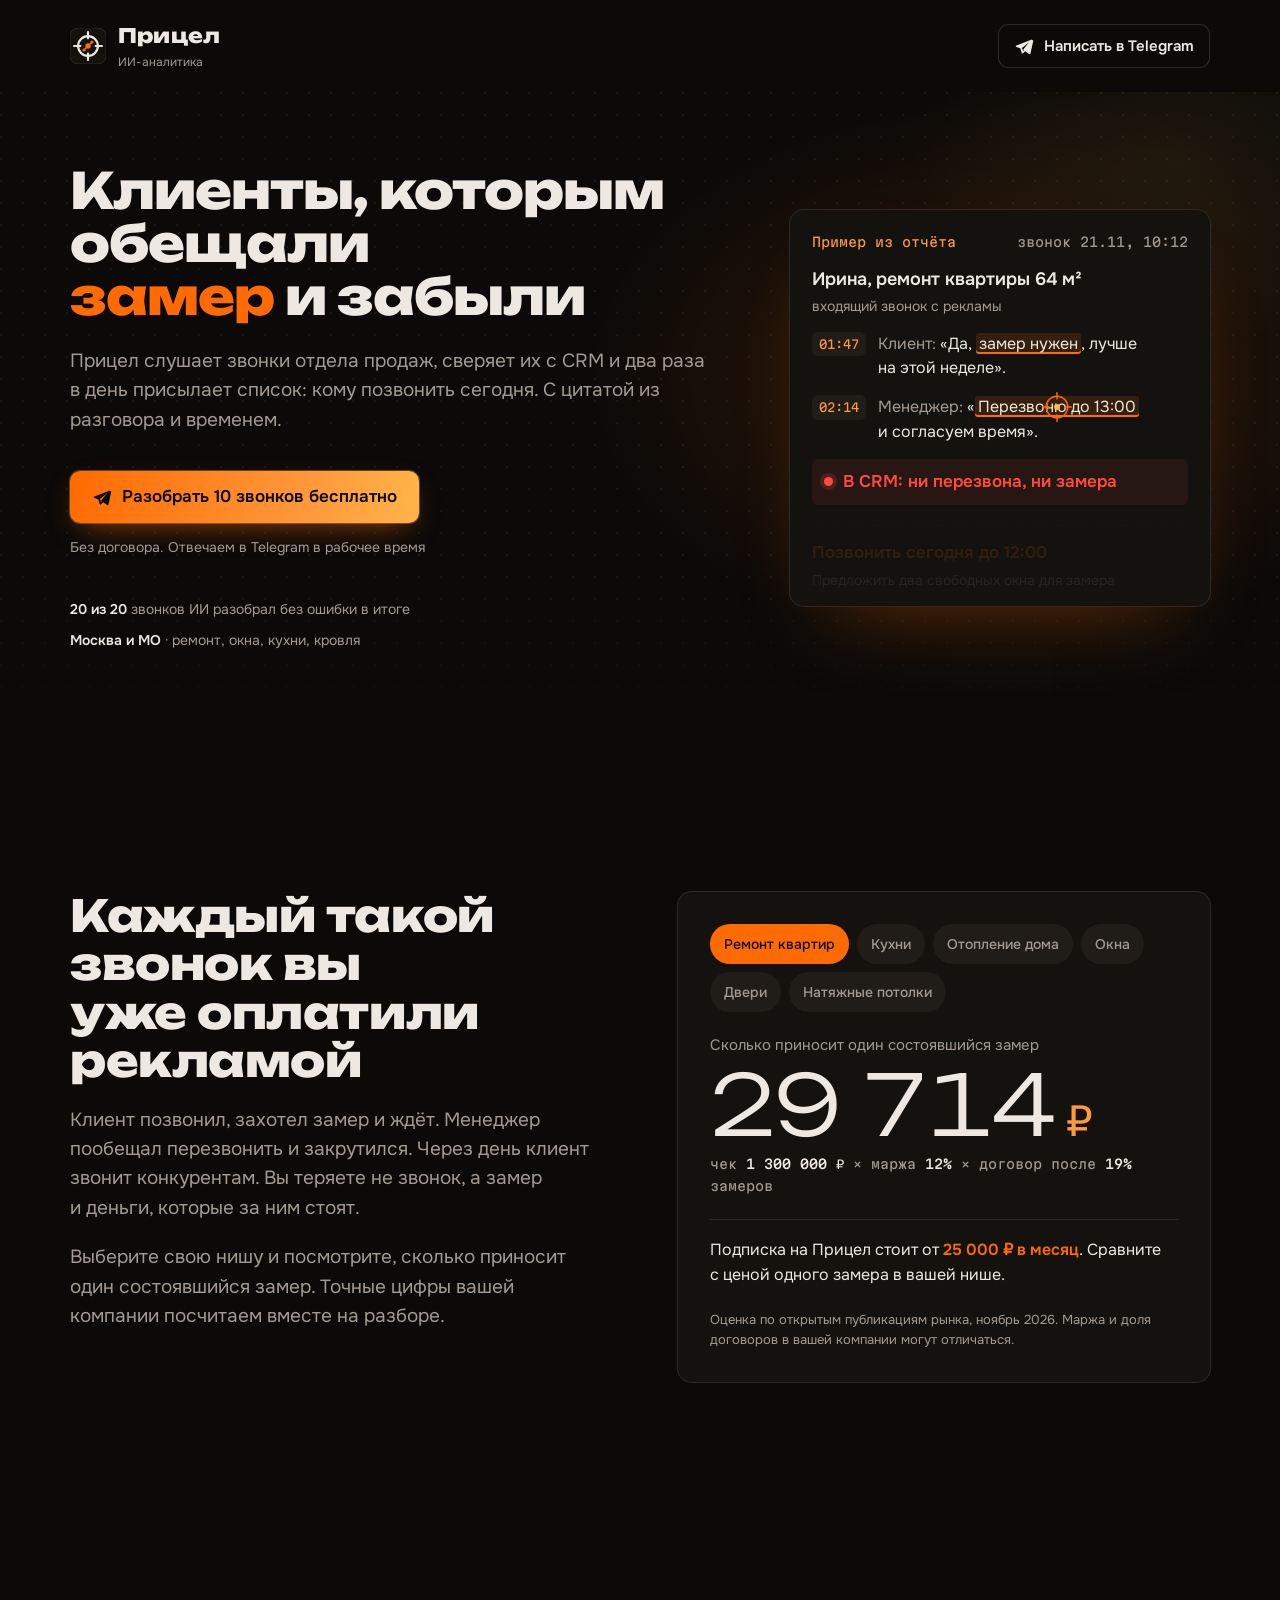
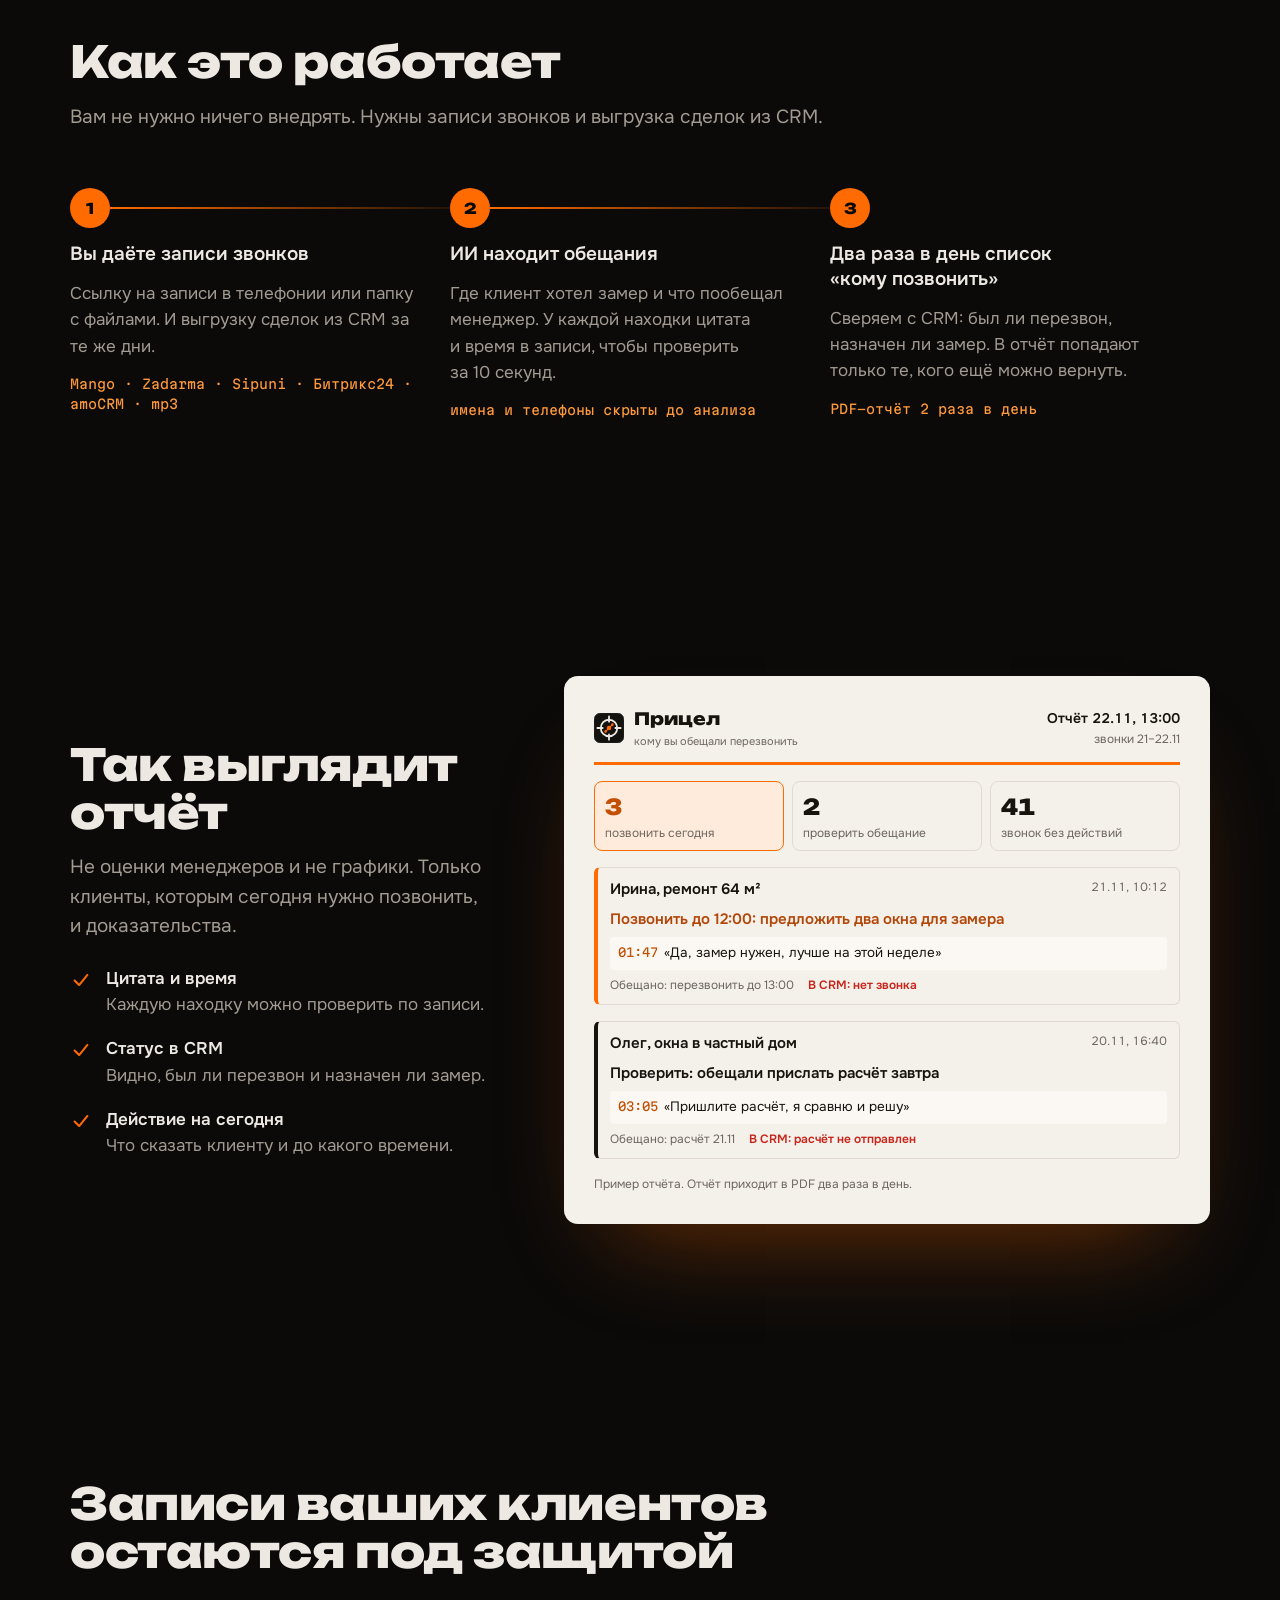
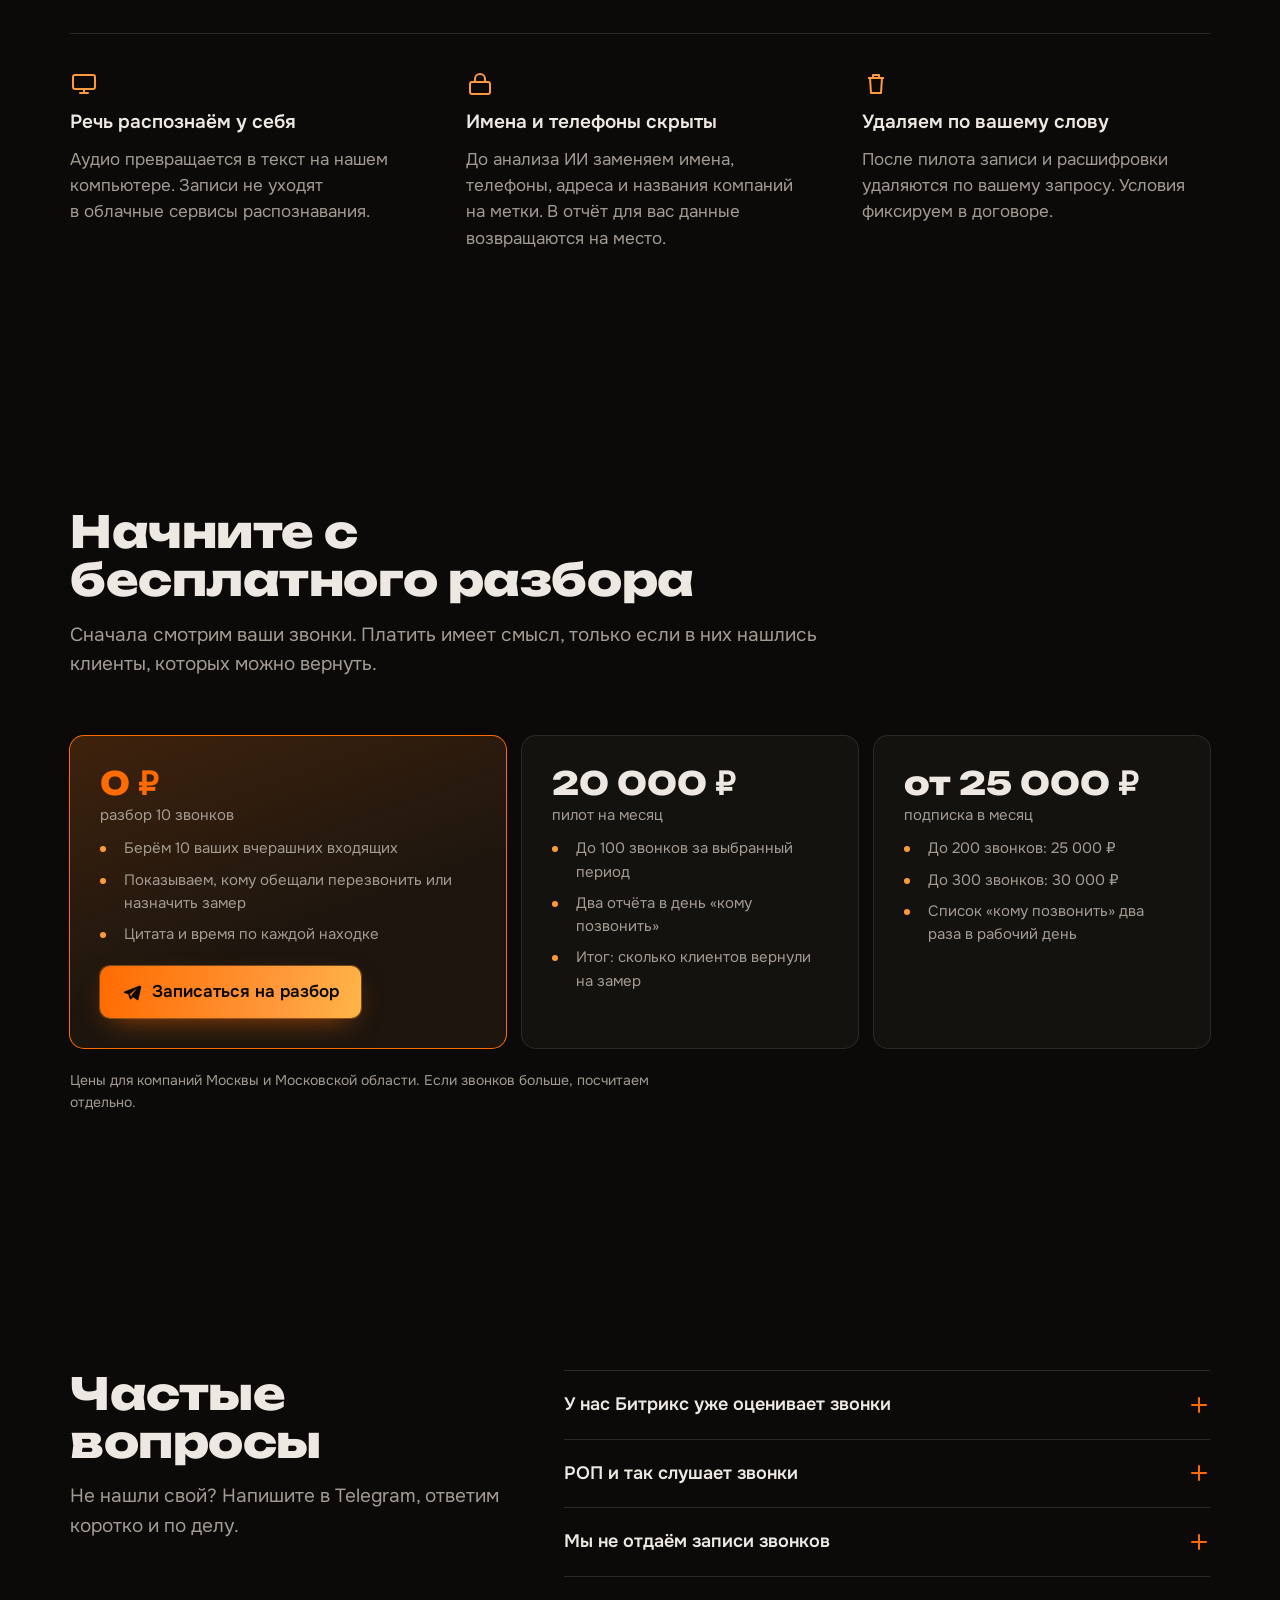
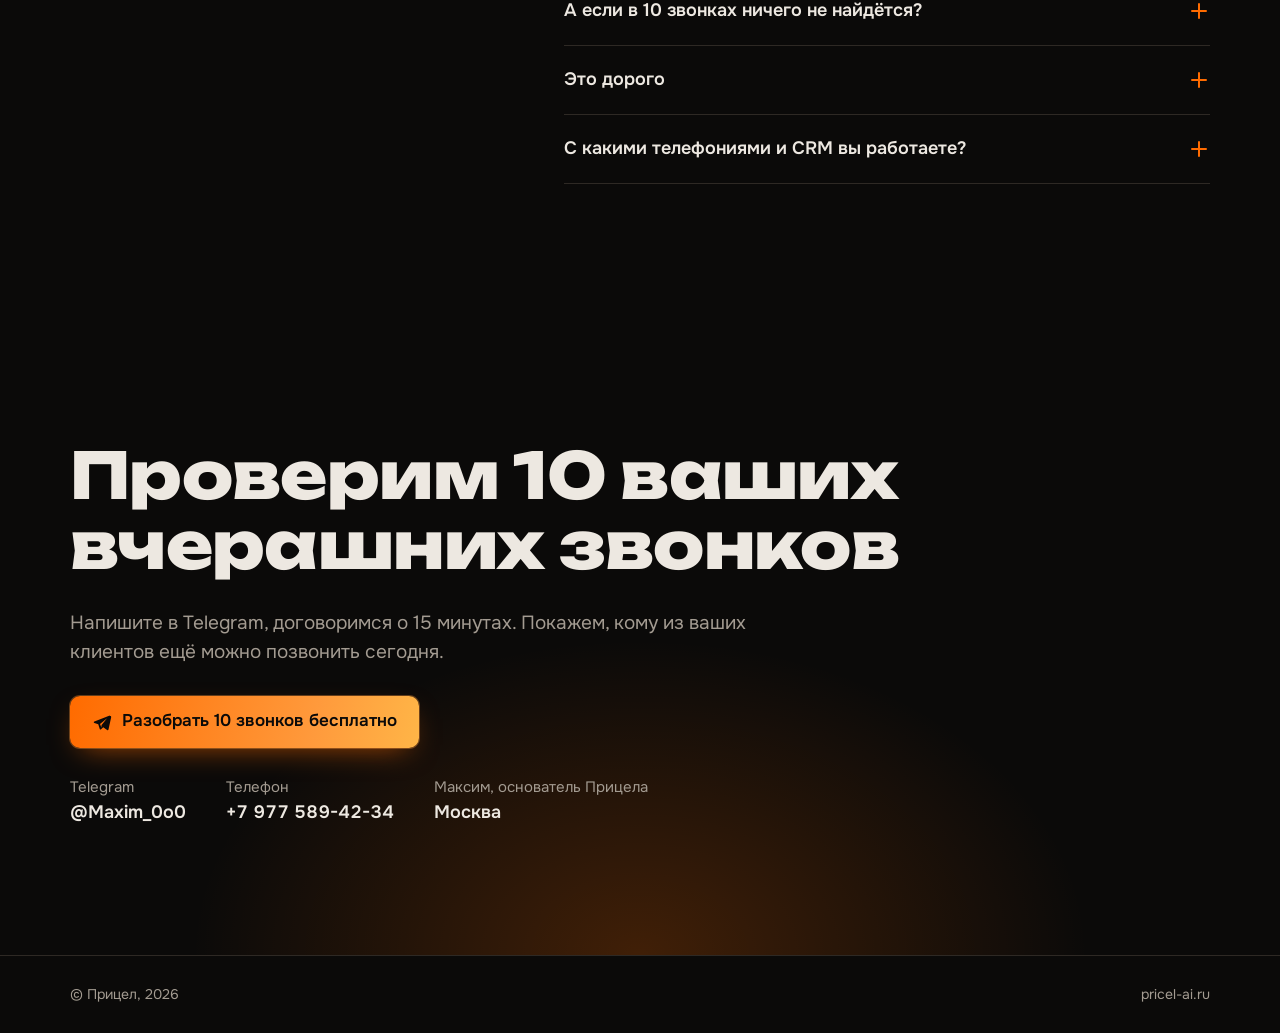
<file: docs/index.html>
<!doctype html>
<html lang="ru">
<head>
<meta charset="utf-8">
<meta name="viewport" content="width=device-width, initial-scale=1, viewport-fit=cover">
<title>Прицел — кому вы обещали перезвонить</title>
<meta name="description" content="ИИ разбирает звонки отдела продаж, сверяет с CRM и два раза в день присылает список клиентов, которым обещали замер или перезвон. Первый разбор 10 звонков бесплатно.">
<link rel="canonical" href="https://pricel-ai.ru/">
<meta name="theme-color" content="#0B0A09">
<meta property="og:type" content="website">
<meta property="og:locale" content="ru_RU">
<meta property="og:site_name" content="Прицел">
<meta property="og:title" content="Прицел — клиенты, которым обещали замер и забыли">
<meta property="og:description" content="Два раза в день список: кому позвонить сегодня. С цитатой из разговора и временем. Разбор 10 звонков бесплатно.">
<meta property="og:url" content="https://pricel-ai.ru/">
<meta property="og:image" content="https://pricel-ai.ru/og-image.png">
<meta property="og:image:width" content="1200">
<meta property="og:image:height" content="630">
<meta name="twitter:card" content="summary_large_image">
<link rel="icon" href="favicon.svg" type="image/svg+xml">
<link rel="preload" href="assets/fonts/unbounded-cyrillic-800-normal.woff2" as="font" type="font/woff2" crossorigin>
<link rel="preload" href="assets/fonts/onest-cyrillic-400-normal.woff2" as="font" type="font/woff2" crossorigin>
<link rel="stylesheet" href="assets/css/site.css">
</head>
<body>
<a class="skip" href="#main">Перейти к содержанию</a>

<svg width="0" height="0" style="position:absolute" aria-hidden="true">
  <defs>
    <symbol id="mark" viewBox="0 0 40 40">
      <rect width="40" height="40" rx="9" fill="#14120F" stroke="#2E2924"/>
      <circle cx="20" cy="20" r="11" fill="none" stroke="#EDE8E1" stroke-width="2.4"/>
      <path d="M20 4.5v7M20 28.5v7M4.5 20h7M28.5 20h7" fill="none" stroke="#EDE8E1" stroke-width="2.4" stroke-linecap="round"/>
      <path d="M20 20l4.5-4.5M20 20l-4.5 4.5" fill="none" stroke="#FF6B00" stroke-width="1.6" stroke-linecap="round"/>
      <circle cx="24.5" cy="15.5" r="1.7" fill="#FF6B00"/>
      <circle cx="15.5" cy="24.5" r="1.7" fill="#FF6B00"/>
      <circle cx="20" cy="20" r="3" fill="#FF6B00"/>
    </symbol>
    <symbol id="i-tg" viewBox="0 0 24 24"><path d="M21.4 4.3 2.9 11.4c-1 .4-1 1.6 0 1.9l4.6 1.5 1.8 5.5c.2.7 1.1.9 1.6.4l2.6-2.5 4.6 3.4c.6.5 1.5.1 1.7-.6l3.2-14.8c.2-.9-.7-1.7-1.6-1.3ZM9.6 14.4l8.5-6.9-6.6 8.2-.3 3-1.6-4.3Z" fill="currentColor"/></symbol>
    <symbol id="i-check" viewBox="0 0 24 24"><path d="M5 12.5 10 17.5 19 6.5" fill="none" stroke="currentColor" stroke-width="2.2" stroke-linecap="round" stroke-linejoin="round"/></symbol>
  </defs>
</svg>

<header class="top">
  <div class="wrap">
    <a class="logo" href="#" aria-label="Прицел, на главную">
      <svg aria-hidden="true"><use href="#mark"/></svg>
      <div><b>Прицел</b><span>ИИ-аналитика</span></div>
    </a>
    <a class="btn btn-ghost" href="https://t.me/Maxim_0o0" target="_blank" rel="noopener">
      <svg aria-hidden="true"><use href="#i-tg"/></svg><span>Написать в Telegram</span>
    </a>
  </div>
</header>

<main id="main">

  <!-- 1. Первый экран -->
  <section class="hero" aria-labelledby="h1">
    <div class="wrap">
      <div>
        <h1 id="h1">Клиенты, которым обещали <em>замер</em> и&nbsp;забыли</h1>
        <p class="lead">Прицел слушает звонки отдела продаж, сверяет их с&nbsp;CRM и&nbsp;два раза в&nbsp;день присылает список: кому позвонить сегодня. С&nbsp;цитатой из разговора и&nbsp;временем.</p>
        <div class="hero-cta">
          <a class="btn btn-main" href="https://t.me/Maxim_0o0" target="_blank" rel="noopener">
            <svg aria-hidden="true"><use href="#i-tg"/></svg>Разобрать 10 звонков бесплатно
          </a>
          <span class="hero-note">Без договора. Отвечаем в Telegram в рабочее время</span>
        </div>
        <div class="proof">
          <span><b>20 из 20</b> звонков ИИ разобрал без ошибки в итоге</span>
          <span><b>Москва и МО</b> · ремонт, окна, кухни, кровля</span>
        </div>
      </div>

      <div class="live" id="live">
        <div class="live-card" aria-label="Пример строки из отчёта">
          <div class="live-meta mono step"><span class="tag">Пример из отчёта</span><span class="num">звонок 21.11, 10:12</span></div>
          <div class="live-who step">Ирина, ремонт квартиры 64&nbsp;м²<small>входящий звонок с рекламы</small></div>
          <div class="utt step"><span class="tc num">01:47</span><p><span class="role">Клиент:</span> «Да, <span class="hl" data-hl>замер нужен</span>, лучше на&nbsp;этой неделе».</p></div>
          <div class="utt step"><span class="tc num">02:14</span><p><span class="role">Менеджер:</span> «<span class="hl" data-hl id="promise">Перезвоню до&nbsp;13:00</span> и&nbsp;согласуем время».</p></div>
          <div class="crm step">В CRM: ни перезвона, ни замера</div>
          <div class="todo step"><b>Позвонить сегодня до 12:00</b><span>Предложить два свободных окна для замера</span></div>
          <button class="replay" type="button" id="replay" hidden>Повторить</button>
          <svg class="reticle" id="reticle" viewBox="0 0 44 44" aria-hidden="true">
            <g class="ring"><circle cx="22" cy="22" r="15" fill="none" stroke="#FF6B00" stroke-width="2"/>
            <path d="M22 2v9M22 33v9M2 22h9M33 22h9" stroke="#FF6B00" stroke-width="2" stroke-linecap="round"/></g>
            <circle cx="22" cy="22" r="3" fill="#FFB547"/>
          </svg>
        </div>
      </div>
    </div>
  </section>

  <!-- 2. Цена одного забытого клиента -->
  <section class="cost" id="cost" aria-labelledby="cost-h">
    <div class="wrap">
      <div class="cost-copy">
        <h2 id="cost-h">Каждый такой звонок вы уже оплатили рекламой</h2>
        <p class="lead">Клиент позвонил, захотел замер и&nbsp;ждёт. Менеджер пообещал перезвонить и&nbsp;закрутился. Через день клиент звонит конкурентам. Вы теряете не звонок, а&nbsp;замер и&nbsp;деньги, которые за ним стоят.</p>
        <p class="lead">Выберите свою нишу и&nbsp;посмотрите, сколько приносит один состоявшийся замер. Точные цифры вашей компании посчитаем вместе на&nbsp;разборе.</p>
      </div>
      <div class="cost-panel">
        <div class="seg" role="group" aria-label="Ниша">
          <button type="button" aria-pressed="true" data-v="29714" data-f="чек <b>1&nbsp;300&nbsp;000&nbsp;₽</b> × маржа <b>12%</b> × договор после <b>19%</b> замеров">Ремонт квартир</button>
          <button type="button" aria-pressed="false" data-v="20811" data-f="чек <b>290&nbsp;000&nbsp;₽</b> × маржа <b>30%</b> × договор после <b>24%</b> замеров">Кухни</button>
          <button type="button" aria-pressed="false" data-v="17500" data-f="чек <b>350&nbsp;000&nbsp;₽</b> × маржа <b>20%</b> × договор после <b>25%</b> замеров">Отопление дома</button>
          <button type="button" aria-pressed="false" data-v="9000" data-f="чек <b>90&nbsp;000&nbsp;₽</b> × маржа <b>25%</b> × договор после <b>40%</b> замеров">Окна</button>
          <button type="button" aria-pressed="false" data-v="7500" data-f="чек <b>75&nbsp;000&nbsp;₽</b> × маржа <b>25%</b> × договор после <b>40%</b> замеров">Двери</button>
          <button type="button" aria-pressed="false" data-v="5400" data-f="чек <b>45&nbsp;000&nbsp;₽</b> × маржа <b>30%</b> × договор после <b>40%</b> замеров">Натяжные потолки</button>
        </div>
        <div class="value">
          <span class="value-label">Сколько приносит один состоявшийся замер</span>
          <div class="value-num num" aria-live="polite"><span class="roll" id="roll" data-value="29714">29 714</span><span class="rub">₽</span></div>
          <p class="formula mono" id="formula">чек <b>1&nbsp;300&nbsp;000&nbsp;₽</b> × маржа <b>12%</b> × договор после <b>19%</b> замеров</p>
        </div>
        <p class="compare">Подписка на Прицел стоит от&nbsp;<b>25&nbsp;000&nbsp;₽ в&nbsp;месяц</b>. Сравните с&nbsp;ценой одного замера в&nbsp;вашей нише.</p>
        <p class="footnote">Оценка по открытым публикациям рынка, ноябрь 2026. Маржа и&nbsp;доля договоров в&nbsp;вашей компании могут отличаться.</p>
      </div>
    </div>
  </section>

  <!-- 3. Как это работает -->
  <section class="how" id="how" aria-labelledby="how-h">
    <div class="wrap">
      <div class="sec-head">
        <h2 id="how-h">Как это работает</h2>
        <p class="lead">Вам не нужно ничего внедрять. Нужны записи звонков и&nbsp;выгрузка сделок из&nbsp;CRM.</p>
      </div>
      <ol class="steps">
        <li>
          <span class="n">1</span>
          <h3>Вы даёте записи звонков</h3>
          <p>Ссылку на&nbsp;записи в&nbsp;телефонии или папку с&nbsp;файлами. И&nbsp;выгрузку сделок из CRM за те же дни.</p>
          <span class="mono">Mango · Zadarma · Sipuni · Битрикс24 · amoCRM · mp3</span>
        </li>
        <li>
          <span class="n">2</span>
          <h3>ИИ находит обещания</h3>
          <p>Где клиент хотел замер и&nbsp;что пообещал менеджер. У&nbsp;каждой находки цитата и&nbsp;время в&nbsp;записи, чтобы проверить за&nbsp;10&nbsp;секунд.</p>
          <span class="mono">имена и телефоны скрыты до анализа</span>
        </li>
        <li>
          <span class="n">3</span>
          <h3>Два раза в день список «кому позвонить»</h3>
          <p>Сверяем с&nbsp;CRM: был ли перезвон, назначен ли замер. В&nbsp;отчёт попадают только те, кого ещё можно вернуть.</p>
          <span class="mono">PDF-отчёт 2 раза в день</span>
        </li>
      </ol>
    </div>
  </section>

  <!-- 4. Пример отчёта -->
  <section class="sample" id="sample" aria-labelledby="sample-h">
    <div class="wrap">
      <div class="sec-head" style="margin-bottom:0">
        <h2 id="sample-h">Так выглядит отчёт</h2>
        <p class="lead">Не оценки менеджеров и&nbsp;не&nbsp;графики. Только клиенты, которым сегодня нужно позвонить, и&nbsp;доказательства.</p>
        <div class="sample-points">
          <div><svg aria-hidden="true"><use href="#i-check"/></svg><p><b>Цитата и время</b>Каждую находку можно проверить по&nbsp;записи.</p></div>
          <div><svg aria-hidden="true"><use href="#i-check"/></svg><p><b>Статус в CRM</b>Видно, был ли перезвон и&nbsp;назначен ли замер.</p></div>
          <div><svg aria-hidden="true"><use href="#i-check"/></svg><p><b>Действие на сегодня</b>Что сказать клиенту и&nbsp;до какого времени.</p></div>
        </div>
      </div>
      <div class="sheet" aria-label="Пример отчёта">
        <div class="sheet-head">
          <div class="sheet-brand"><svg aria-hidden="true"><use href="#mark"/></svg><div><b>Прицел</b><span>кому вы обещали перезвонить</span></div></div>
          <div class="sheet-date"><b class="num">Отчёт 22.11, 13:00</b>звонки 21–22.11</div>
        </div>
        <div class="sheet-stats">
          <div class="hot"><b class="num">3</b>позвонить сегодня</div>
          <div><b class="num">2</b>проверить обещание</div>
          <div><b class="num">41</b>звонок без действий</div>
        </div>
        <div class="s-card">
          <div class="s-row"><b>Ирина, ремонт 64 м²</b><span class="num">21.11, 10:12</span></div>
          <div class="s-act">Позвонить до 12:00: предложить два окна для замера</div>
          <div class="s-quote"><span class="tc num">01:47</span>«Да, замер нужен, лучше на этой неделе»</div>
          <div class="s-facts"><span>Обещано: перезвонить до 13:00</span><span class="warn">В CRM: нет звонка</span></div>
        </div>
        <div class="s-card promise">
          <div class="s-row"><b>Олег, окна в частный дом</b><span class="num">20.11, 16:40</span></div>
          <div class="s-act">Проверить: обещали прислать расчёт завтра</div>
          <div class="s-quote"><span class="tc num">03:05</span>«Пришлите расчёт, я сравню и решу»</div>
          <div class="s-facts"><span>Обещано: расчёт 21.11</span><span class="warn">В CRM: расчёт не отправлен</span></div>
        </div>
        <p class="sheet-note">Пример отчёта. Отчёт приходит в PDF два раза в день.</p>
      </div>
    </div>
  </section>

  <!-- 5. Данные -->
  <section class="data" id="data" aria-labelledby="data-h">
    <div class="wrap">
      <div class="sec-head">
        <h2 id="data-h">Записи ваших клиентов остаются под защитой</h2>
      </div>
      <div class="data-grid">
        <div>
          <svg viewBox="0 0 28 28" aria-hidden="true"><rect x="3" y="5" width="22" height="14" rx="2" fill="none" stroke="currentColor" stroke-width="2"/><path d="M10 23h8M14 19v4" stroke="currentColor" stroke-width="2" stroke-linecap="round"/></svg>
          <h3>Речь распознаём у себя</h3>
          <p>Аудио превращается в&nbsp;текст на&nbsp;нашем компьютере. Записи не&nbsp;уходят в&nbsp;облачные сервисы распознавания.</p>
        </div>
        <div>
          <svg viewBox="0 0 28 28" aria-hidden="true"><rect x="4" y="12" width="20" height="12" rx="2" fill="none" stroke="currentColor" stroke-width="2"/><path d="M9 12V9a5 5 0 0 1 10 0v3" fill="none" stroke="currentColor" stroke-width="2"/></svg>
          <h3>Имена и телефоны скрыты</h3>
          <p>До анализа ИИ заменяем имена, телефоны, адреса и&nbsp;названия компаний на&nbsp;метки. В&nbsp;отчёт для вас данные возвращаются на&nbsp;место.</p>
        </div>
        <div>
          <svg viewBox="0 0 28 28" aria-hidden="true"><path d="M6 8h16M11 8V5h6v3M8 8l1 15h10l1-15" fill="none" stroke="currentColor" stroke-width="2" stroke-linejoin="round"/></svg>
          <h3>Удаляем по вашему слову</h3>
          <p>После пилота записи и&nbsp;расшифровки удаляются по&nbsp;вашему запросу. Условия фиксируем в&nbsp;договоре.</p>
        </div>
      </div>
    </div>
  </section>

  <!-- 6. Цена -->
  <section class="price" id="price" aria-labelledby="price-h">
    <div class="wrap">
      <div class="sec-head">
        <h2 id="price-h">Начните с бесплатного разбора</h2>
        <p class="lead">Сначала смотрим ваши звонки. Платить имеет смысл, только если в&nbsp;них нашлись клиенты, которых можно вернуть.</p>
      </div>
      <div class="ladder">
        <div class="rung free">
          <div class="price"><span class="p">0&nbsp;₽</span><small>разбор 10 звонков</small></div>
          <ul>
            <li>Берём 10 ваших вчерашних входящих</li>
            <li>Показываем, кому обещали перезвонить или назначить замер</li>
            <li>Цитата и время по каждой находке</li>
          </ul>
          <a class="btn btn-main" href="https://t.me/Maxim_0o0" target="_blank" rel="noopener"><svg aria-hidden="true"><use href="#i-tg"/></svg>Записаться на разбор</a>
        </div>
        <div class="rung">
          <div class="price"><span class="p">20&nbsp;000&nbsp;₽</span><small>пилот на месяц</small></div>
          <ul>
            <li>До 100 звонков за выбранный период</li>
            <li>Два отчёта в день «кому позвонить»</li>
            <li>Итог: сколько клиентов вернули на замер</li>
          </ul>
        </div>
        <div class="rung">
          <div class="price"><span class="p">от&nbsp;25&nbsp;000&nbsp;₽</span><small>подписка в месяц</small></div>
          <ul>
            <li>До 200 звонков: 25 000 ₽</li>
            <li>До 300 звонков: 30 000 ₽</li>
            <li>Список «кому позвонить» два раза в рабочий день</li>
          </ul>
        </div>
      </div>
      <p class="price-note">Цены для компаний Москвы и Московской области. Если звонков больше, посчитаем отдельно.</p>
    </div>
  </section>

  <!-- 7. Вопросы -->
  <section class="faq" id="faq" aria-labelledby="faq-h">
    <div class="wrap">
      <div class="sec-head">
        <h2 id="faq-h">Частые вопросы</h2>
        <p class="lead">Не нашли свой? Напишите в&nbsp;Telegram, ответим коротко и&nbsp;по&nbsp;делу.</p>
      </div>
      <div class="faq-list">
        <details>
          <summary>У нас Битрикс уже оценивает звонки<span class="pm" aria-hidden="true"></span></summary>
          <p>Оценка по скрипту показывает, как говорил менеджер. Мы показываем другое: кому обещали перезвонить или назначить замер, и было ли это сделано по данным CRM. Возьмём один и тот же день и сравним списки.</p>
        </details>
        <details>
          <summary>РОП и так слушает звонки<span class="pm" aria-hidden="true"></span></summary>
          <p>Пусть выберет вчерашнюю смену и составит свой список. Сравним его с нашим: совпадения, пропуски и сколько часов заняла ручная сверка.</p>
        </details>
        <details>
          <summary>Мы не отдаём записи звонков<span class="pm" aria-hidden="true"></span></summary>
          <p>Для начала покажем пример отчёта. Для разбора речь распознаётся на нашем компьютере, а имена, телефоны и адреса скрываются до анализа. Условия хранения и удаления фиксируем письменно.</p>
        </details>
        <details>
          <summary>А если в 10 звонках ничего не найдётся?<span class="pm" aria-hidden="true"></span></summary>
          <p>Так бывает. Тогда вы получите подтверждение, что менеджеры держат обещания, и ничего не заплатите. Бесплатный разбор ни к чему не обязывает.</p>
        </details>
        <details>
          <summary>Это дорого<span class="pm" aria-hidden="true"></span></summary>
          <p>Посчитаем на ваших цифрах: сколько приносит один замер и сколько замеров в месяц нужно вернуть, чтобы окупить подписку. Если не сходится, пилот вам не нужен, и мы так и скажем.</p>
        </details>
        <details>
          <summary>С какими телефониями и CRM вы работаете?<span class="pm" aria-hidden="true"></span></summary>
          <p>Записи: Mango, Zadarma, Sipuni, Битрикс24 или просто папка с файлами. CRM: amoCRM, Битрикс24 или выгрузка в Excel.</p>
        </details>
      </div>
    </div>
  </section>

  <!-- 8. Финал -->
  <section class="final" id="contact" aria-labelledby="final-h">
    <div class="wrap">
      <h2 id="final-h">Проверим 10 ваших вчерашних звонков</h2>
      <p class="lead">Напишите в&nbsp;Telegram, договоримся о&nbsp;15&nbsp;минутах. Покажем, кому из&nbsp;ваших клиентов ещё можно позвонить сегодня.</p>
      <a class="btn btn-main" href="https://t.me/Maxim_0o0" target="_blank" rel="noopener"><svg aria-hidden="true"><use href="#i-tg"/></svg>Разобрать 10 звонков бесплатно</a>
      <div class="contacts">
        <a href="https://t.me/Maxim_0o0" target="_blank" rel="noopener">Telegram<b>@Maxim_0o0</b></a>
        <a href="tel:+79775894234">Телефон<b class="num">+7 977 589-42-34</b></a>
        <span>Максим, основатель Прицела<b>Москва</b></span>
      </div>
    </div>
  </section>
</main>

<footer class="foot">
  <div class="wrap">
    <span>© Прицел, 2026</span>
    <span>pricel-ai.ru</span>
  </div>
</footer>

<div class="dock" id="dock">
  <a class="btn btn-main" href="https://t.me/Maxim_0o0" target="_blank" rel="noopener"><svg aria-hidden="true"><use href="#i-tg"/></svg>Разобрать 10 звонков бесплатно</a>
</div>

<script src="assets/js/site.js" defer></script>
</body>
</html>
</file>
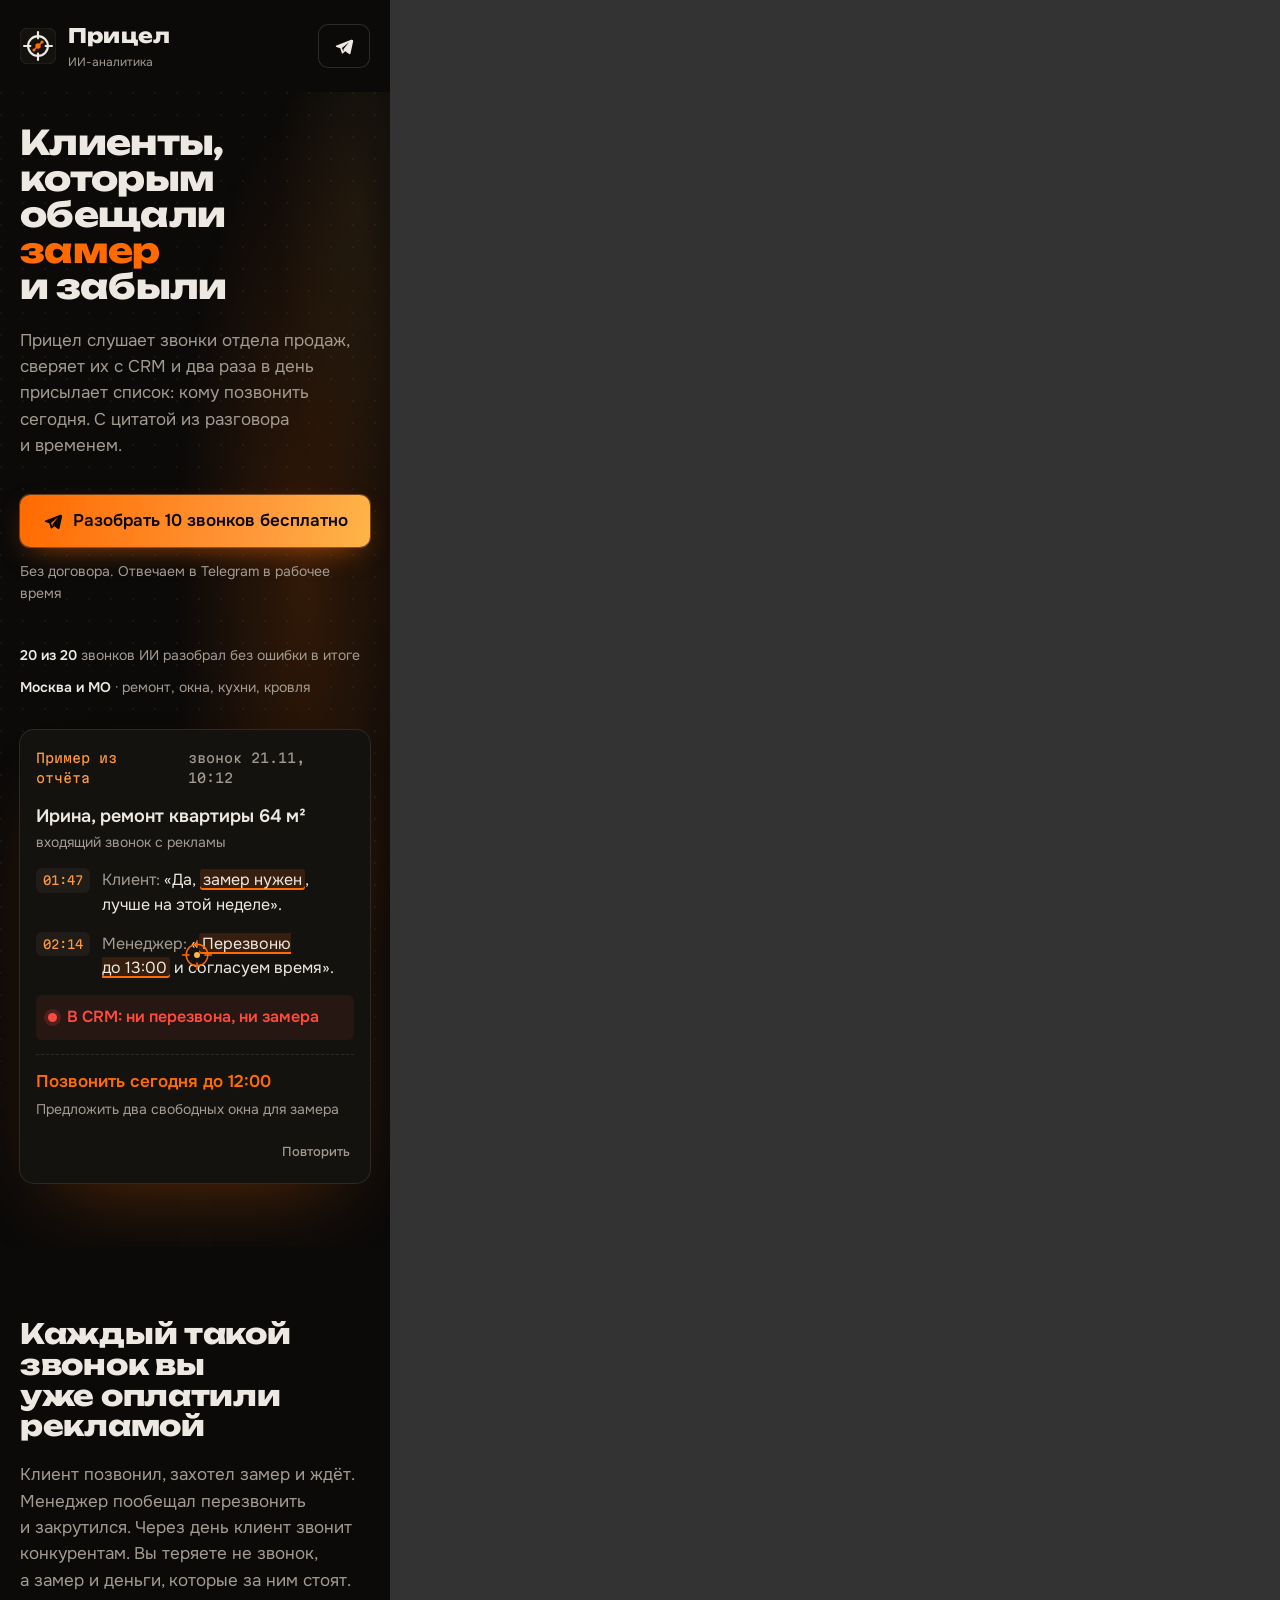
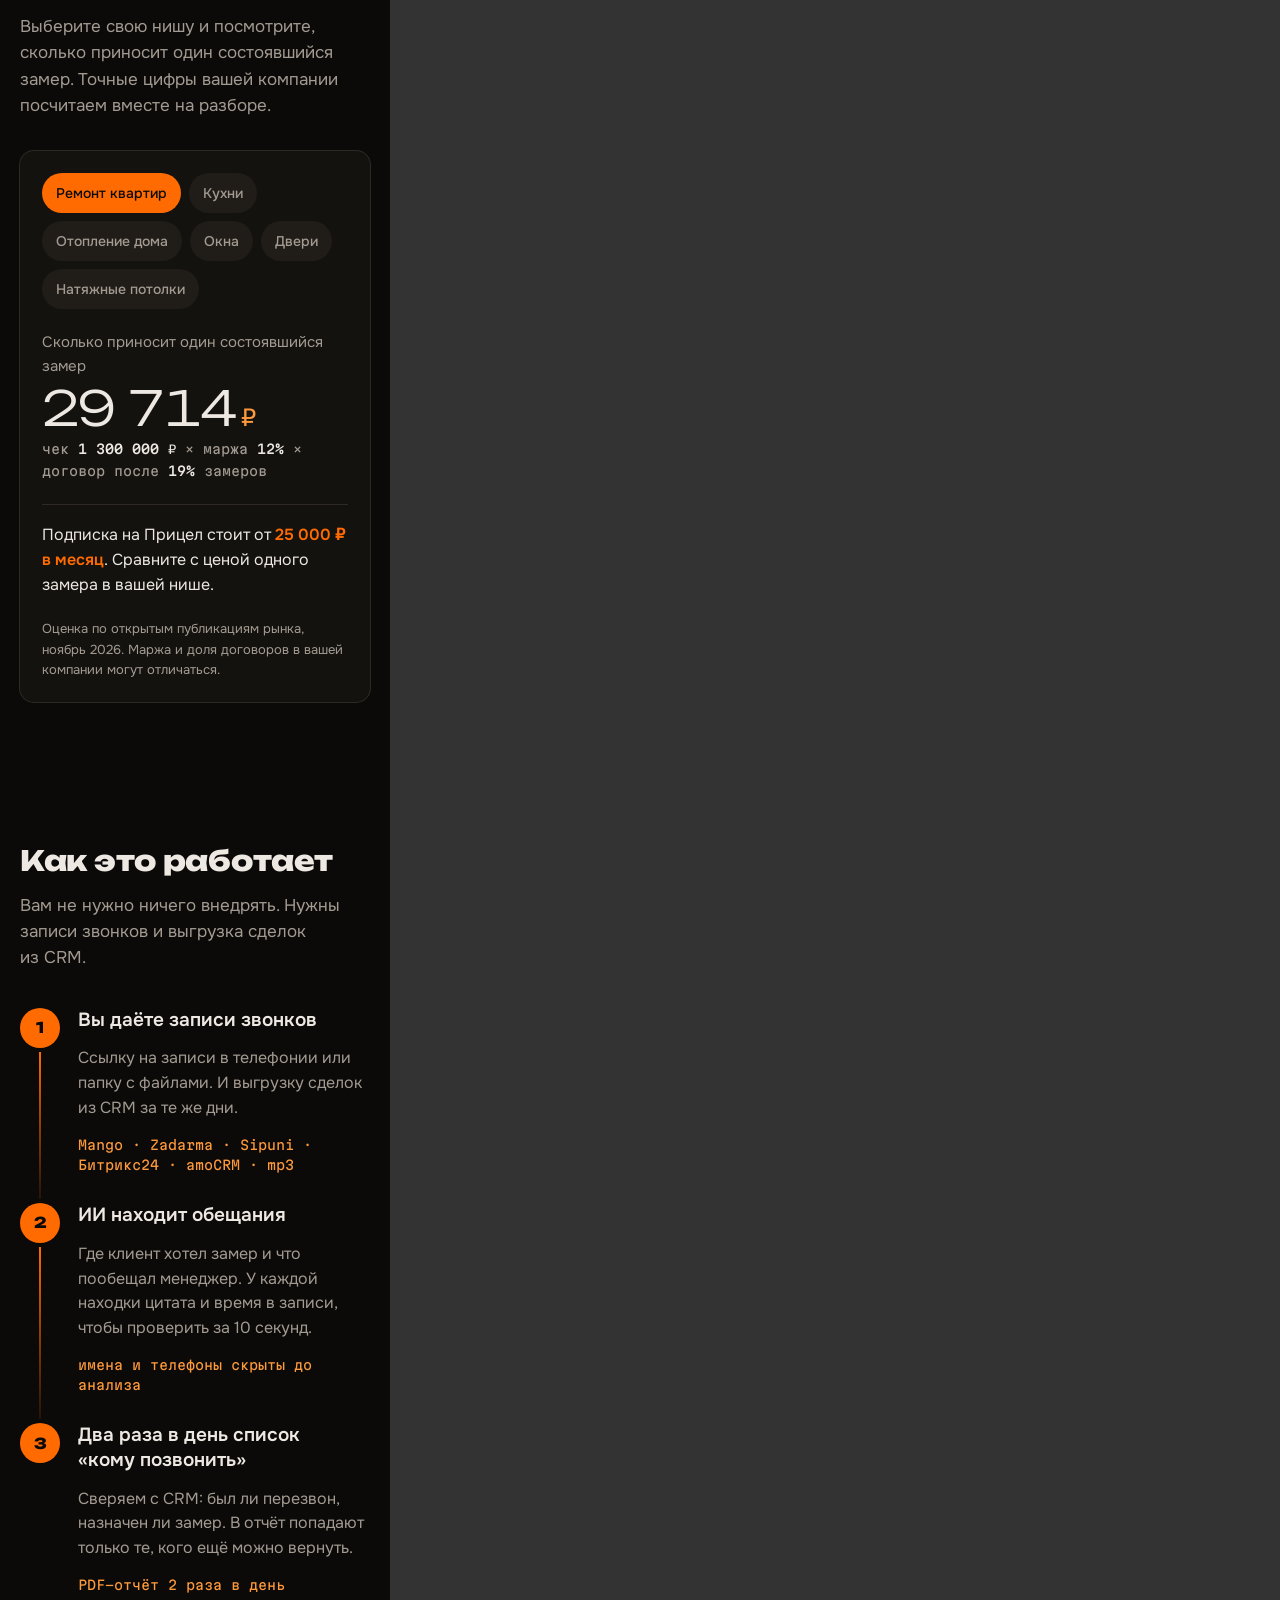
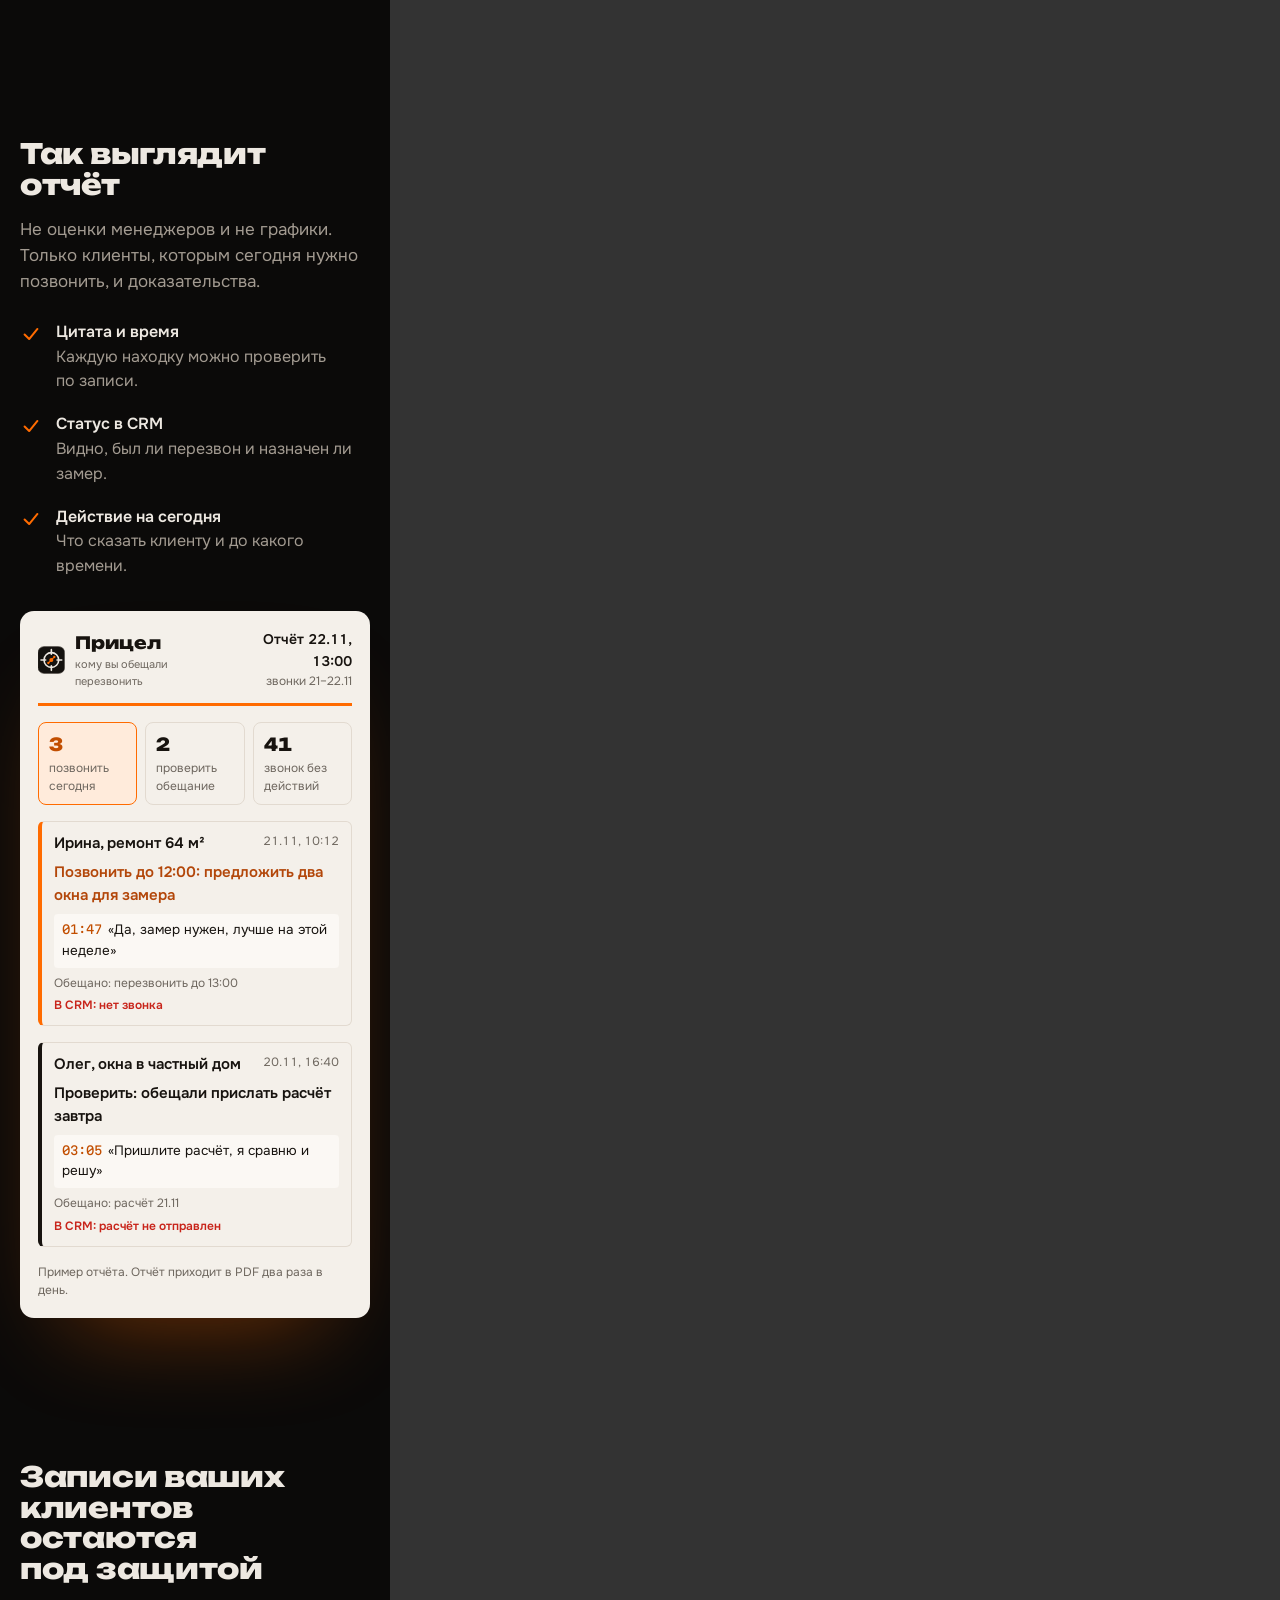
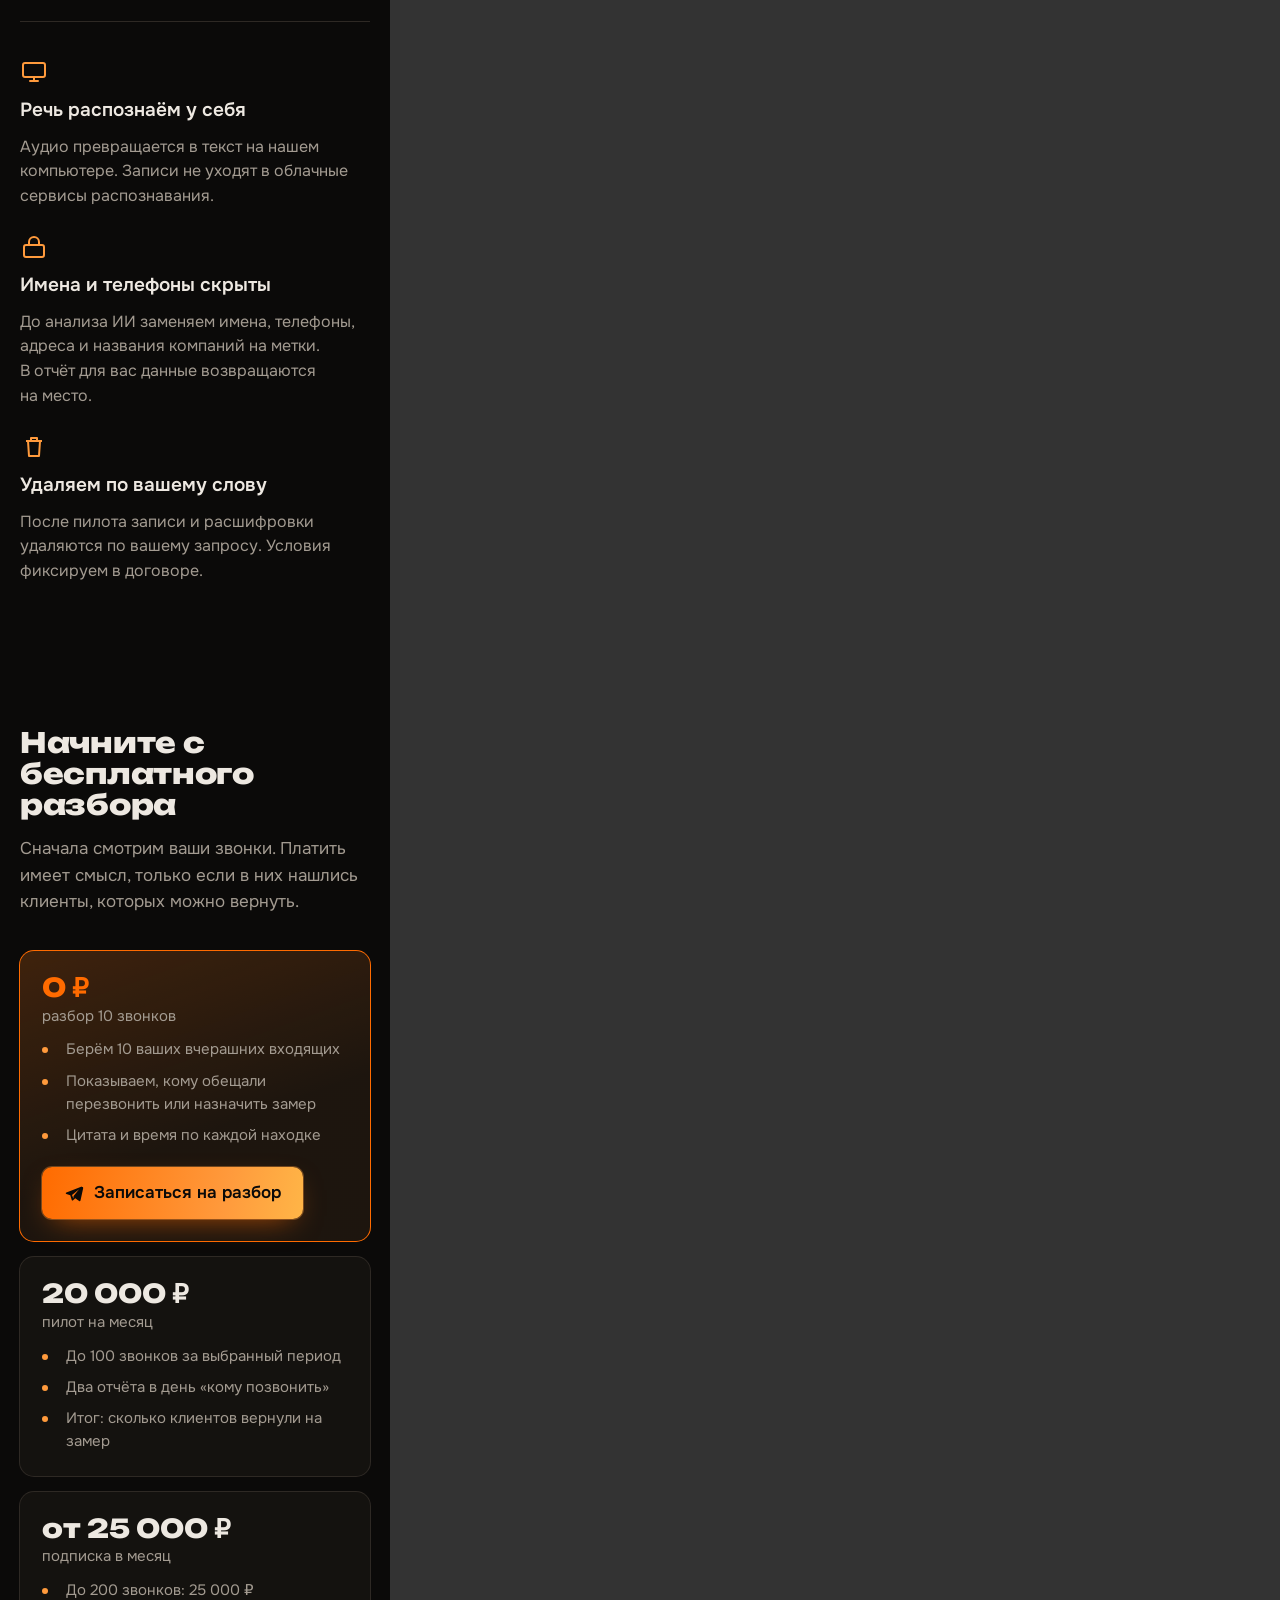
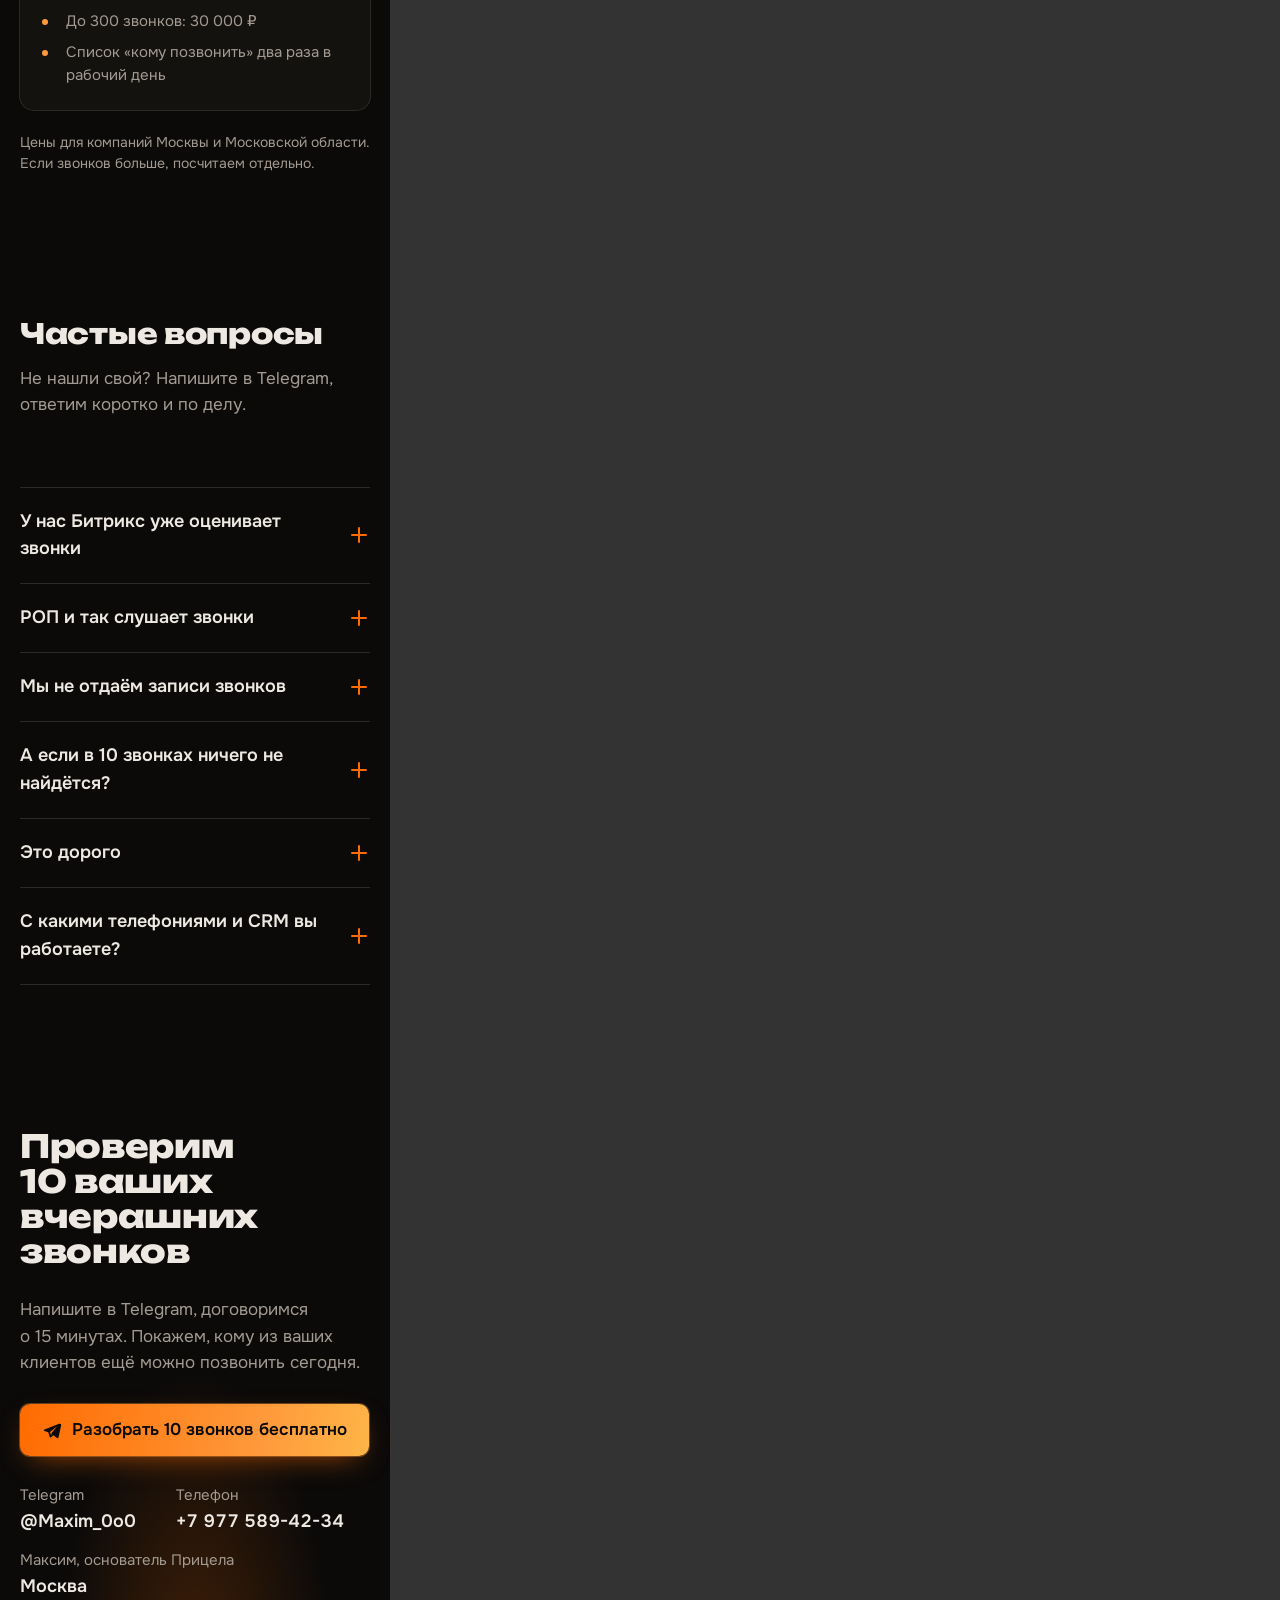
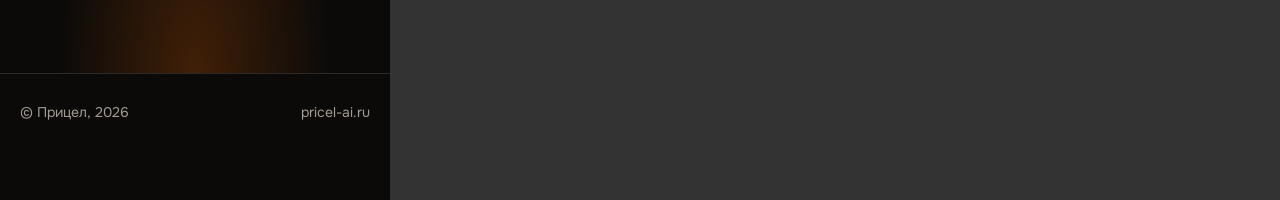
<file: tools/mobile-frame.html>
<!doctype html>
<html lang="ru">
<head>
<meta charset="utf-8">
<!-- Обёртка для скриншота мобильной версии: Edge headless не сужает окно меньше ~500 px -->
<style>html,body{margin:0;background:#333}iframe{border:0;display:block;width:390px;height:8200px;background:#0B0A09}</style>
</head>
<body><iframe src="../docs/index.html" title="Мобильная версия"></iframe></body>
</html>
</file>
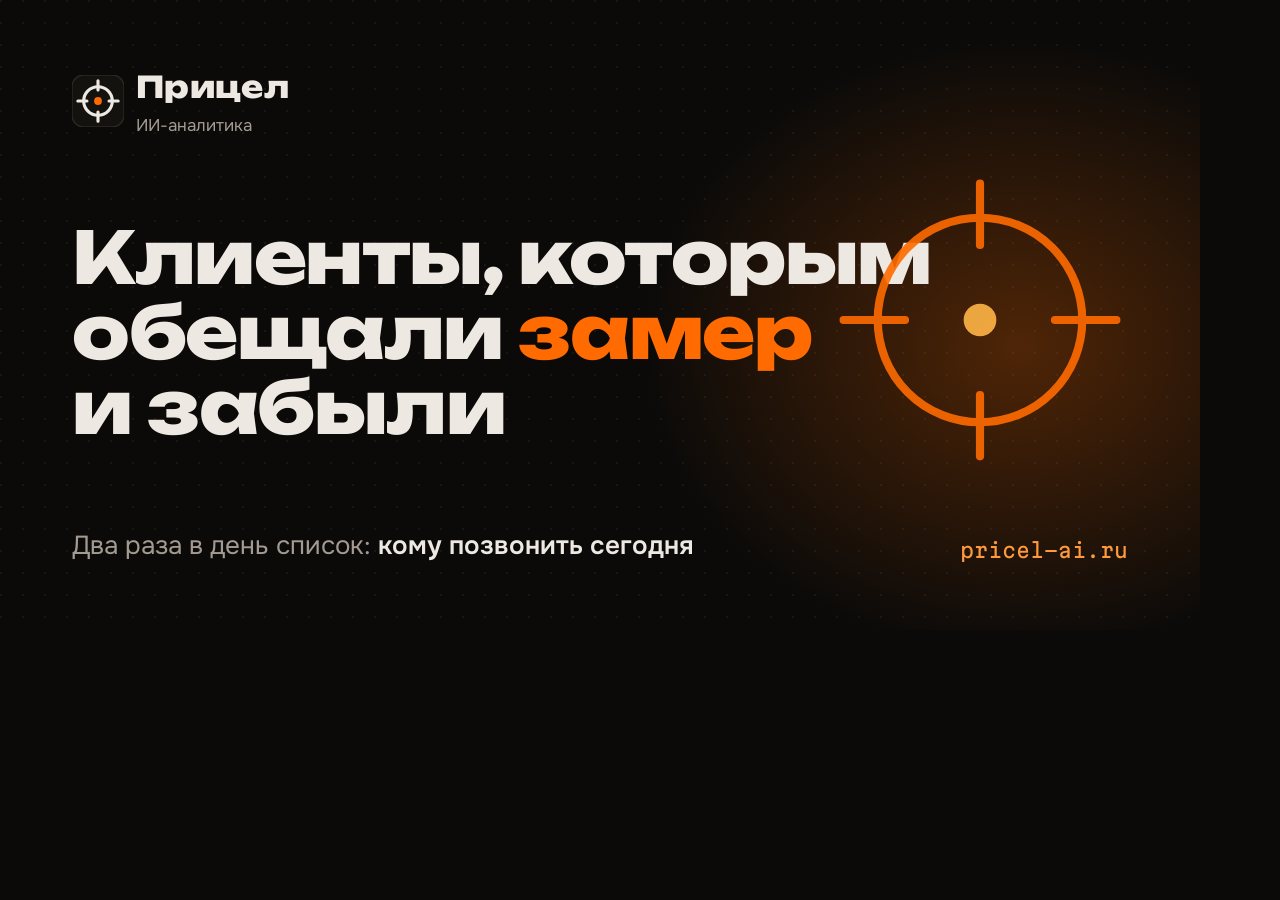
<file: tools/og.html>
<!doctype html>
<html lang="ru">
<head>
<meta charset="utf-8">
<!-- Исходник картинки превью ссылки (og-image.png, 1200×630). Рендер: Edge headless, см. tools/README.md -->
<link rel="stylesheet" href="../docs/assets/css/site.css">
<style>
  html, body { width: 1200px; height: 630px; overflow: hidden; }
  .og { position: relative; width: 1200px; height: 630px; padding: 64px 72px; display: grid; grid-template-rows: auto 1fr auto; }
  .og::before { content: ""; position: absolute; inset: 0;
    background:
      radial-gradient(45% 70% at 85% 55%, rgba(255,107,0,.28), transparent 70%),
      radial-gradient(circle at 1px 1px, rgba(237,232,225,.06) 1px, transparent 1.4px) 0 0 / 22px 22px; }
  .og > * { position: relative; }
  .og h1 { font-family: var(--f-display); font-weight: 800; font-size: 72px; line-height: 1.04; letter-spacing: -.02em; max-width: 15ch; align-self: center; }
  .og h1 em { font-style: normal; color: var(--flame); }
  .og .row { display: flex; justify-content: space-between; align-items: end; color: var(--ash); font-size: 26px; }
  .og .row b { color: var(--bone); }
  .big-reticle { position: absolute; right: 70px; top: 170px; width: 300px; height: 300px; opacity: .9; }
</style>
</head>
<body>
<div class="og">
  <div class="logo"><svg viewBox="0 0 40 40" style="width:52px;height:52px"><rect width="40" height="40" rx="9" fill="#14120F" stroke="#2E2924"/><circle cx="20" cy="20" r="11" fill="none" stroke="#EDE8E1" stroke-width="2.4"/><path d="M20 4.5v7M20 28.5v7M4.5 20h7M28.5 20h7" fill="none" stroke="#EDE8E1" stroke-width="2.4" stroke-linecap="round"/><circle cx="20" cy="20" r="3" fill="#FF6B00"/></svg><div><b style="font-size:30px">Прицел</b><span style="font-size:17px">ИИ-аналитика</span></div></div>
  <h1>Клиенты, которым обещали <em>замер</em> и забыли</h1>
  <div class="row"><span>Два раза в день список: <b>кому позвонить сегодня</b></span><span class="mono" style="font-size:20px;color:var(--ember)">pricel-ai.ru</span></div>
  <svg class="big-reticle" viewBox="0 0 44 44" aria-hidden="true"><circle cx="22" cy="22" r="15" fill="none" stroke="#FF6B00" stroke-width="1.2"/><path d="M22 2v9M22 33v9M2 22h9M33 22h9" stroke="#FF6B00" stroke-width="1.2" stroke-linecap="round"/><circle cx="22" cy="22" r="2.4" fill="#FFB547"/></svg>
</div>
</body>
</html>
</file>
<file: docs/assets/css/site.css>
/* ==========================================================================
   Прицел — лендинг pricel-ai.ru
   Макет: «ночная диспетчерская звонков» — тёплый чёрный, огненный оранжевый,
   моноширинные таймкоды. Одна вау-сцена (живая строка отчёта) в первом экране.
   ========================================================================== */

/* ---------- Шрифты (локально, latin + cyrillic) ---------- */
@font-face { font-family: "Unbounded"; font-weight: 800; font-display: swap;
  src: url("../fonts/unbounded-cyrillic-800-normal.woff2") format("woff2");
  unicode-range: U+0301, U+0400-045F, U+0490-0491, U+04B0-04B1, U+2116; }
@font-face { font-family: "Unbounded"; font-weight: 800; font-display: swap;
  src: url("../fonts/unbounded-latin-800-normal.woff2") format("woff2");
  unicode-range: U+0000-00FF, U+0131, U+0152-0153, U+02BB-02BC, U+02C6, U+02DA, U+02DC, U+2000-206F, U+20AC, U+2122, U+2212, U+2215; }
@font-face { font-family: "Unbounded"; font-weight: 300; font-display: swap;
  src: url("../fonts/unbounded-cyrillic-300-normal.woff2") format("woff2");
  unicode-range: U+0301, U+0400-045F, U+0490-0491, U+04B0-04B1, U+2116; }
@font-face { font-family: "Unbounded"; font-weight: 300; font-display: swap;
  src: url("../fonts/unbounded-latin-300-normal.woff2") format("woff2");
  unicode-range: U+0000-00FF, U+0131, U+0152-0153, U+02BB-02BC, U+02C6, U+02DA, U+02DC, U+2000-206F, U+20AC, U+2122, U+2212, U+2215; }
@font-face { font-family: "Onest"; font-weight: 400; font-display: swap;
  src: url("../fonts/onest-cyrillic-400-normal.woff2") format("woff2");
  unicode-range: U+0301, U+0400-045F, U+0490-0491, U+04B0-04B1, U+2116; }
@font-face { font-family: "Onest"; font-weight: 400; font-display: swap;
  src: url("../fonts/onest-latin-400-normal.woff2") format("woff2");
  unicode-range: U+0000-00FF, U+0131, U+0152-0153, U+02BB-02BC, U+02C6, U+02DA, U+02DC, U+2000-206F, U+20AC, U+2122, U+2212, U+2215; }
@font-face { font-family: "Onest"; font-weight: 500; font-display: swap;
  src: url("../fonts/onest-cyrillic-500-normal.woff2") format("woff2");
  unicode-range: U+0301, U+0400-045F, U+0490-0491, U+04B0-04B1, U+2116; }
@font-face { font-family: "Onest"; font-weight: 500; font-display: swap;
  src: url("../fonts/onest-latin-500-normal.woff2") format("woff2");
  unicode-range: U+0000-00FF, U+0131, U+0152-0153, U+02BB-02BC, U+02C6, U+02DA, U+02DC, U+2000-206F, U+20AC, U+2122, U+2212, U+2215; }
@font-face { font-family: "Onest"; font-weight: 600; font-display: swap;
  src: url("../fonts/onest-cyrillic-600-normal.woff2") format("woff2");
  unicode-range: U+0301, U+0400-045F, U+0490-0491, U+04B0-04B1, U+2116; }
@font-face { font-family: "Onest"; font-weight: 600; font-display: swap;
  src: url("../fonts/onest-latin-600-normal.woff2") format("woff2");
  unicode-range: U+0000-00FF, U+0131, U+0152-0153, U+02BB-02BC, U+02C6, U+02DA, U+02DC, U+2000-206F, U+20AC, U+2122, U+2212, U+2215; }
@font-face { font-family: "Martian Mono"; font-weight: 400; font-display: swap;
  src: url("../fonts/martian-mono-cyrillic-400-normal.woff2") format("woff2");
  unicode-range: U+0301, U+0400-045F, U+0490-0491, U+04B0-04B1, U+2116; }
@font-face { font-family: "Martian Mono"; font-weight: 400; font-display: swap;
  src: url("../fonts/martian-mono-latin-400-normal.woff2") format("woff2");
  unicode-range: U+0000-00FF, U+0131, U+0152-0153, U+02BB-02BC, U+02C6, U+02DA, U+02DC, U+2000-206F, U+20AC, U+2122, U+2212, U+2215; }
@font-face { font-family: "Martian Mono"; font-weight: 500; font-display: swap;
  src: url("../fonts/martian-mono-cyrillic-500-normal.woff2") format("woff2");
  unicode-range: U+0301, U+0400-045F, U+0490-0491, U+04B0-04B1, U+2116; }
@font-face { font-family: "Martian Mono"; font-weight: 500; font-display: swap;
  src: url("../fonts/martian-mono-latin-500-normal.woff2") format("woff2");
  unicode-range: U+0000-00FF, U+0131, U+0152-0153, U+02BB-02BC, U+02C6, U+02DA, U+02DC, U+2000-206F, U+20AC, U+2122, U+2212, U+2215; }

/* ---------- Дизайн-план: токены ---------- */
:root {
  /* цвет */
  --night: #0B0A09;
  --coal: #14120F;
  --graphite: #201C18;
  --line: #2E2924;
  --bone: #EDE8E1;
  --ash: #A39B91;
  --flame: #FF6B00;
  --ember: #FF9A3C;
  --amber: #FFB547;
  --alarm: #FF4A3D;
  --flame-wash: rgba(255, 107, 0, .14);
  /* бумага учебного отчёта */
  --paper: #F4F0EA;
  --paper-ink: #17130F;
  --paper-muted: #6E675F;
  --paper-line: #E2DAD0;
  /* шрифты */
  --f-display: "Unbounded", "Arial Black", sans-serif;
  --f-text: "Onest", "Segoe UI", "Helvetica Neue", sans-serif;
  --f-data: "Martian Mono", "Consolas", "Menlo", monospace;
  /* ритм */
  --wrap: 1180px;
  --gutter: max(20px, env(safe-area-inset-left, 0px));
  --gutter-r: max(20px, env(safe-area-inset-right, 0px));
  --r-panel: 14px;
  --r-btn: 10px;
  --r-chip: 6px;
  /* движение (кривые из скилла animate: ease-out для появлений) */
  --ease-out: cubic-bezier(.23, 1, .32, 1);
  --ease-in-out: cubic-bezier(.77, 0, .175, 1);
  color-scheme: dark;
}

/* ---------- База ---------- */
*, *::before, *::after { box-sizing: border-box; }
html { -webkit-text-size-adjust: 100%; scroll-behavior: smooth; }
body {
  margin: 0;
  background: var(--night);
  color: var(--bone);
  font-family: var(--f-text);
  font-size: 17px;
  line-height: 1.55;
  -webkit-font-smoothing: antialiased;
}
img, svg { display: block; max-width: 100%; }
a { color: inherit; }
:focus-visible { outline: 2px solid var(--flame); outline-offset: 3px; border-radius: 4px; }
::selection { background: var(--flame); color: var(--night); }

.wrap { max-width: var(--wrap); margin: 0 auto; padding-left: var(--gutter); padding-right: var(--gutter-r); }
.skip { position: absolute; left: 12px; top: -60px; background: var(--flame); color: var(--night);
  padding: 10px 14px; border-radius: var(--r-btn); font-weight: 600; z-index: 50; text-decoration: none; }
.skip:focus { top: 12px; }

h1, h2, h3 { margin: 0; text-wrap: balance; }
h2 { font-family: var(--f-display); font-weight: 800; font-size: clamp(28px, 3.6vw, 44px);
  line-height: 1.1; letter-spacing: -.01em; }
h3 { font-size: 19px; font-weight: 600; line-height: 1.3; }
p { margin: 0; }
.lead { color: var(--ash); font-size: clamp(17px, 1.6vw, 19px); max-width: 58ch; }
.mono { font-family: var(--f-data); font-size: 13px; letter-spacing: 0; }
.num { font-variant-numeric: tabular-nums; }

section { padding-block: clamp(72px, 10vw, 128px); }
.sec-head { display: grid; gap: 16px; margin-bottom: clamp(36px, 5vw, 56px); max-width: 760px; }

/* ---------- Кнопки ---------- */
.btn {
  display: inline-flex; align-items: center; justify-content: center; gap: 10px;
  min-height: 52px; padding: 14px 22px; border-radius: var(--r-btn);
  font: 600 17px/1.2 var(--f-text); text-decoration: none; cursor: pointer;
  transition: transform 150ms var(--ease-out), box-shadow 150ms var(--ease-out), background-color 150ms var(--ease-out);
}
.btn-main {
  color: var(--night);
  background: linear-gradient(100deg, var(--flame) 0%, var(--ember) 70%, var(--amber) 100%);
  box-shadow: 0 0 0 1px rgba(255, 154, 60, .35), 0 10px 30px -12px rgba(255, 107, 0, .7);
}
.btn-main:hover { box-shadow: 0 0 0 1px rgba(255, 181, 71, .6), 0 14px 36px -12px rgba(255, 107, 0, .85); }
.btn-main:active { transform: scale(.97); }
.btn-ghost { color: var(--bone); background: transparent; box-shadow: inset 0 0 0 1px var(--line); min-height: 44px; padding: 10px 16px; font-size: 15px; }
.btn-ghost:hover { box-shadow: inset 0 0 0 1px var(--ember); }
.btn-ghost:active { transform: scale(.97); }
.btn svg { width: 20px; height: 20px; flex: none; }

/* ---------- Шапка ---------- */
.top { padding-block: 20px; }
.top .wrap { display: flex; align-items: center; justify-content: space-between; gap: 16px; }
.logo { display: inline-flex; align-items: center; gap: 12px; text-decoration: none; }
.logo svg { width: 36px; height: 36px; }
.logo b { font-family: var(--f-display); font-weight: 800; font-size: 20px; letter-spacing: .01em; }
.logo span { display: block; font-size: 12px; color: var(--ash); font-weight: 400; margin-top: 2px; }

/* ---------- Первый экран ---------- */
.hero { position: relative; padding-block: clamp(32px, 6vw, 72px) clamp(64px, 9vw, 112px); overflow: hidden; }
.hero::before {
  content: ""; position: absolute; inset: 0; pointer-events: none;
  background:
    radial-gradient(48% 60% at 78% 42%, rgba(255, 107, 0, .16), transparent 70%),
    radial-gradient(30% 40% at 92% 10%, rgba(255, 181, 71, .07), transparent 70%),
    radial-gradient(circle at 1px 1px, rgba(237, 232, 225, .055) 1px, transparent 1.4px) 0 0 / 22px 22px;
  mask-image: linear-gradient(to bottom, #000 70%, transparent);
}
.hero .wrap { position: relative; display: grid; grid-template-columns: minmax(0, 1.22fr) minmax(0, .78fr); gap: clamp(32px, 5vw, 72px); align-items: center; }
.hero h1 {
  font-family: var(--f-display); font-weight: 800;
  font-size: clamp(34px, 3.9vw, 52px); line-height: 1.06; letter-spacing: -.02em;
}
.hero h1 em { font-style: normal; color: var(--flame); }
.hero .lead { margin-top: 24px; }
.hero-cta { display: flex; flex-wrap: wrap; align-items: center; gap: 14px 20px; margin-top: 36px; }
.hero-note { color: var(--ash); font-size: 14px; }
.proof { margin-top: 40px; display: flex; flex-wrap: wrap; gap: 10px 28px; color: var(--ash); font-size: 14px; }
.proof b { color: var(--bone); font-weight: 600; }

/* ---------- Живая строка отчёта (вау-сцена) ---------- */
.live { position: relative; }
.live-card {
  position: relative; background: var(--coal); border-radius: var(--r-panel);
  box-shadow: 0 0 0 1px var(--line), 0 40px 80px -40px rgba(255, 107, 0, .35);
  padding: 22px 22px 20px; display: grid; gap: 14px;
}
.live-meta { display: flex; justify-content: space-between; gap: 12px; color: var(--ash); }
.live-meta .tag { color: var(--ember); }
.live-who { font-weight: 600; font-size: 18px; }
.live-who small { display: block; font-weight: 400; color: var(--ash); font-size: 14px; margin-top: 2px; }
.utt { display: grid; grid-template-columns: auto minmax(0, 1fr); gap: 12px; align-items: baseline; }
.tc { font-family: var(--f-data); font-size: 12px; color: var(--ember); background: var(--graphite);
  border-radius: var(--r-chip); padding: 3px 7px; white-space: nowrap; }
.utt p { font-size: 16px; }
.utt .role { color: var(--ash); }
.hl {
  background-image: linear-gradient(var(--flame-wash), var(--flame-wash));
  background-repeat: no-repeat; background-size: 100% 100%; background-position: 0 0;
  box-shadow: inset 0 -2px 0 var(--flame);
  padding: 0 3px; border-radius: 3px;
  transition: background-size 600ms var(--ease-out), box-shadow 600ms var(--ease-out);
}
.crm {
  display: flex; align-items: center; gap: 10px; font-weight: 600; color: var(--alarm);
  padding: 10px 12px; border-radius: var(--r-chip); background: rgba(255, 74, 61, .08);
}
.crm::before { content: ""; width: 9px; height: 9px; border-radius: 50%; background: var(--alarm);
  box-shadow: 0 0 0 4px rgba(255, 74, 61, .18); flex: none; }
.todo { border-top: 1px dashed var(--line); padding-top: 14px; display: grid; gap: 4px; }
.todo b { color: var(--flame); font-size: 17px; }
.todo span { color: var(--ash); font-size: 14px; }
.replay { justify-self: end; background: none; border: 0; color: var(--ash); font: 500 13px var(--f-text);
  cursor: pointer; padding: 6px 4px; min-height: 32px; }
.replay:hover { color: var(--bone); }
.reticle {
  position: absolute; left: 0; top: 0; width: 44px; height: 44px; pointer-events: none;
  transform: translate(var(--rx, 0px), var(--ry, 0px));
  transition: transform 750ms var(--ease-in-out), opacity 300ms var(--ease-out);
}
.reticle .ring { transform-origin: 22px 22px; transition: transform 320ms var(--ease-out); }
.reticle.lock .ring { transform: scale(.72); }

/* Сцена: по умолчанию всё видно (страница полная без JS). JS добавляет .stage и шаги .on */
.live.stage .step { opacity: .12; transform: translateY(6px); transition: opacity 450ms var(--ease-out), transform 450ms var(--ease-out); }
.live.stage .step.on { opacity: 1; transform: none; }
.live.stage .hl { background-size: 0% 100%; box-shadow: inset 0 0 0 var(--flame); }
.live.stage .hl.on { background-size: 100% 100%; box-shadow: inset 0 -2px 0 var(--flame); }
.live.stage .reticle { opacity: 0; }
.live.stage .reticle.on { opacity: 1; }

/* ---------- Цена одного забытого клиента ---------- */
.cost .wrap { display: grid; grid-template-columns: minmax(0, 1fr) minmax(0, 1fr); gap: clamp(32px, 6vw, 88px); align-items: start; }
.cost-copy { display: grid; gap: 20px; }
.cost-panel { background: var(--coal); border-radius: var(--r-panel); box-shadow: 0 0 0 1px var(--line); padding: clamp(22px, 3vw, 32px); display: grid; gap: 22px; }
.seg { display: flex; flex-wrap: wrap; gap: 8px; }
.seg button {
  font: 500 14px var(--f-text); color: var(--ash); background: var(--graphite); border: 0;
  border-radius: 999px; padding: 9px 14px; min-height: 40px; cursor: pointer;
  transition: color 150ms var(--ease-out), background-color 150ms var(--ease-out);
}
.seg button:hover { color: var(--bone); }
.seg button[aria-pressed="true"] { background: var(--flame); color: var(--night); }
.value { display: grid; gap: 6px; }
.value-label { color: var(--ash); font-size: 15px; }
.value-num { font-family: var(--f-display); font-weight: 300; font-size: clamp(48px, 7vw, 84px); line-height: 1; letter-spacing: -.02em; display: flex; align-items: baseline; gap: .12em; }
.value-num .rub { font-size: .5em; color: var(--ember); }
.roll { display: inline-flex; overflow: hidden; height: 1em; }
.roll .d { display: inline-block; height: 1em; overflow: hidden; }
.roll .d i { display: block; font-style: normal; transition: transform 700ms var(--ease-out); }
.roll .d i span { display: block; height: 1em; line-height: 1; }
.roll .sp { width: .28em; }
.formula { color: var(--ash); line-height: 1.7; }
.formula b { color: var(--bone); font-weight: 500; }
.compare { border-top: 1px solid var(--line); padding-top: 18px; font-size: 16px; }
.compare b { color: var(--flame); }
.footnote { color: var(--ash); font-size: 13px; }

/* ---------- Как это работает ---------- */
.steps { list-style: none; padding: 0; margin: 0; display: grid; grid-template-columns: repeat(3, minmax(0, 1fr)); gap: 0; position: relative; }
.steps li { position: relative; padding: 0 28px 0 0; display: grid; gap: 14px; align-content: start; }
.steps .n {
  font-family: var(--f-display); font-weight: 800; font-size: 15px; color: var(--night);
  width: 40px; height: 40px; border-radius: 50%; display: grid; place-items: center;
  background: var(--flame); position: relative; z-index: 1;
}
.steps li:not(:last-child)::after {
  content: ""; position: absolute; left: 40px; right: 0; top: 19px; height: 2px;
  background: linear-gradient(90deg, var(--flame), rgba(255, 107, 0, .1));
}
.steps p { color: var(--ash); }
.steps .mono { color: var(--ember); }

/* ---------- Учебный отчёт ---------- */
.sample .wrap { display: grid; grid-template-columns: minmax(0, .8fr) minmax(0, 1.2fr); gap: clamp(32px, 5vw, 72px); align-items: center; }
.sheet {
  background: var(--paper); color: var(--paper-ink); border-radius: var(--r-panel);
  padding: clamp(18px, 3vw, 30px); box-shadow: 0 50px 100px -50px rgba(255, 107, 0, .45);
  display: grid; gap: 16px; font-size: 15px;
}
.sheet-head { display: flex; justify-content: space-between; align-items: center; gap: 12px; border-bottom: 3px solid var(--flame); padding-bottom: 12px; }
.sheet-brand { display: flex; align-items: center; gap: 10px; }
.sheet-brand svg { width: 30px; height: 30px; }
.sheet-brand b { font-family: var(--f-display); font-weight: 800; font-size: 17px; }
.sheet-brand span { display: block; font-size: 11px; color: var(--paper-muted); }
.sheet-date { text-align: right; font-size: 12px; color: var(--paper-muted); }
.sheet-date b { display: block; font-size: 14px; color: var(--paper-ink); }
.sheet-stats { display: grid; grid-template-columns: repeat(3, minmax(0, 1fr)); gap: 8px; }
.sheet-stats div { border: 1px solid var(--paper-line); border-radius: 8px; padding: 8px 10px; font-size: 12px; color: var(--paper-muted); }
.sheet-stats b { display: block; font-family: var(--f-display); font-weight: 800; font-size: 22px; color: var(--paper-ink); }
.sheet-stats .hot { border-color: var(--flame); background: #FFEBDB; }
.sheet-stats .hot b { color: #C24E00; }
.s-card { border: 1px solid var(--paper-line); border-left: 4px solid var(--flame); border-radius: 6px; padding: 10px 12px; display: grid; gap: 6px; }
.s-card.promise { border-left-color: var(--paper-ink); }
.s-row { display: flex; justify-content: space-between; gap: 10px; }
.s-row b { font-weight: 600; }
.s-row span { color: var(--paper-muted); font-size: 12px; white-space: nowrap; }
.s-act { font-weight: 600; color: #B3470A; }
.s-card.promise .s-act { color: var(--paper-ink); }
.s-quote { background: #FBF8F4; border-radius: 4px; padding: 6px 8px; font-size: 13.5px; }
.s-quote .tc { background: transparent; color: #C24E00; padding: 0; margin-right: 6px; }
.s-facts { font-size: 12px; color: var(--paper-muted); display: flex; flex-wrap: wrap; gap: 4px 14px; }
.s-facts .warn { color: #C8241A; font-weight: 600; }
.sheet-note { font-size: 12px; color: var(--paper-muted); }
.sample-points { display: grid; gap: 18px; margin-top: 8px; }
.sample-points div { display: grid; grid-template-columns: auto 1fr; gap: 14px; align-items: start; }
.sample-points svg { width: 22px; height: 22px; color: var(--flame); margin-top: 3px; }
.sample-points p { color: var(--ash); }
.sample-points b { color: var(--bone); font-weight: 600; display: block; }

/* ---------- Данные ---------- */
.data-grid { display: grid; grid-template-columns: repeat(3, minmax(0, 1fr)); gap: clamp(24px, 4vw, 48px); border-top: 1px solid var(--line); padding-top: 36px; }
.data-grid div { display: grid; gap: 12px; align-content: start; }
.data-grid svg { width: 28px; height: 28px; color: var(--ember); }
.data-grid p { color: var(--ash); }

/* ---------- Цена ---------- */
.ladder { display: grid; grid-template-columns: minmax(0, 1.3fr) minmax(0, 1fr) minmax(0, 1fr); gap: 16px; align-items: stretch; }
.rung { border-radius: var(--r-panel); padding: clamp(22px, 3vw, 30px); display: grid; gap: 14px; align-content: start; background: var(--coal); box-shadow: 0 0 0 1px var(--line); }
.rung.free { background: linear-gradient(160deg, rgba(255, 107, 0, .18), rgba(255, 107, 0, .04) 60%), var(--coal); box-shadow: 0 0 0 1px var(--flame); }
.rung .price { font-family: var(--f-display); font-weight: 800; font-size: clamp(26px, 2.5vw, 34px); line-height: 1.1; display: grid; gap: 6px; }
.rung .price .p { white-space: nowrap; }
.rung.free .price { color: var(--flame); }
.rung .price small { font-family: var(--f-text); font-weight: 400; font-size: 15px; color: var(--ash); letter-spacing: 0; }
.rung ul { margin: 0; padding: 0; list-style: none; display: grid; gap: 8px; color: var(--ash); font-size: 15px; }
.rung li { display: grid; grid-template-columns: 14px 1fr; gap: 10px; }
.rung li::before { content: ""; width: 6px; height: 6px; border-radius: 50%; background: var(--ember); margin-top: 9px; }
.rung .btn { margin-top: 6px; justify-self: start; }
.price-note { margin-top: 22px; color: var(--ash); font-size: 14px; max-width: 70ch; }

/* ---------- Вопросы ---------- */
.faq .wrap { display: grid; grid-template-columns: minmax(0, .8fr) minmax(0, 1.2fr); gap: clamp(32px, 5vw, 72px); align-items: start; }
.faq-list { border-top: 1px solid var(--line); }
.faq details { border-bottom: 1px solid var(--line); }
.faq summary {
  list-style: none; cursor: pointer; display: flex; justify-content: space-between; align-items: center; gap: 16px;
  padding: 20px 0; font-weight: 600; font-size: 18px; min-height: 44px;
}
.faq summary::-webkit-details-marker { display: none; }
.faq summary .pm { width: 22px; height: 22px; position: relative; flex: none; }
.faq summary .pm::before, .faq summary .pm::after { content: ""; position: absolute; left: 3px; right: 3px; top: 10px; height: 2px; background: var(--flame); border-radius: 2px; transition: transform 200ms var(--ease-out); }
.faq summary .pm::after { transform: rotate(90deg); }
.faq details[open] summary .pm::after { transform: rotate(0deg); }
.faq details p { color: var(--ash); padding: 0 40px 22px 0; }
.faq summary:hover { color: var(--ember); }

/* ---------- Финал ---------- */
.final { position: relative; overflow: hidden; }
.final::before { content: ""; position: absolute; inset: 0; pointer-events: none;
  background: radial-gradient(50% 70% at 50% 100%, rgba(255, 107, 0, .22), transparent 70%); }
.final .wrap { position: relative; display: grid; gap: 28px; justify-items: start; }
.final h2 { font-size: clamp(32px, 5vw, 64px); max-width: 16ch; }
.contacts { display: flex; flex-wrap: wrap; gap: 14px 40px; color: var(--ash); font-size: 15px; }
.contacts b { display: block; color: var(--bone); font-size: 18px; font-weight: 600; user-select: all; }
.contacts a { text-decoration: none; }
.contacts a:hover b { color: var(--ember); }

.foot { border-top: 1px solid var(--line); padding-block: 28px calc(28px + env(safe-area-inset-bottom, 0px)); color: var(--ash); font-size: 14px; }
.foot .wrap { display: flex; flex-wrap: wrap; justify-content: space-between; gap: 12px; }

/* ---------- Липкая кнопка на телефоне ---------- */
.dock {
  position: fixed; left: 0; right: 0; bottom: 0; z-index: 20;
  padding: 12px var(--gutter-r) calc(12px + env(safe-area-inset-bottom, 0px)) var(--gutter);
  background: rgba(11, 10, 9, .92); backdrop-filter: blur(10px); -webkit-backdrop-filter: blur(10px);
  box-shadow: 0 -1px 0 var(--line);
  transform: translateY(110%); transition: transform 300ms var(--ease-out);
  display: none;
}
.dock .btn { width: 100%; }
.dock.show { transform: none; }

/* ---------- Адаптив ---------- */
@media (max-width: 980px) {
  .hero .wrap, .cost .wrap, .sample .wrap, .faq .wrap { grid-template-columns: minmax(0, 1fr); }
  .ladder { grid-template-columns: minmax(0, 1fr); }
  .steps { grid-template-columns: minmax(0, 1fr); gap: 28px; }
  .steps li { grid-template-columns: 40px minmax(0, 1fr); padding: 0; column-gap: 18px; }
  .steps li > :not(.n) { grid-column: 2; }
  .steps .n { grid-row: 1 / span 3; }
  .steps li:not(:last-child)::after { left: 19px; right: auto; top: 44px; bottom: -24px; width: 2px; height: auto;
    background: linear-gradient(180deg, var(--flame), rgba(255, 107, 0, .1)); }
  .data-grid { grid-template-columns: minmax(0, 1fr); }
  .sample .sheet { order: 2; }
}
@media (max-width: 720px) {
  body { font-size: 16px; }
  .dock { display: block; }
  .foot { padding-bottom: calc(96px + env(safe-area-inset-bottom, 0px)); }
  .top .btn-ghost span { display: none; }
  .hero-cta .btn { width: 100%; }
  .sheet-stats b { font-size: 18px; }
  .live-card { padding: 18px 16px 16px; }
  .faq details p { padding-right: 0; }
}

@media (prefers-reduced-motion: reduce) {
  *, *::before, *::after { transition-duration: 0ms !important; animation-duration: 0ms !important; scroll-behavior: auto !important; }
}
</file>
